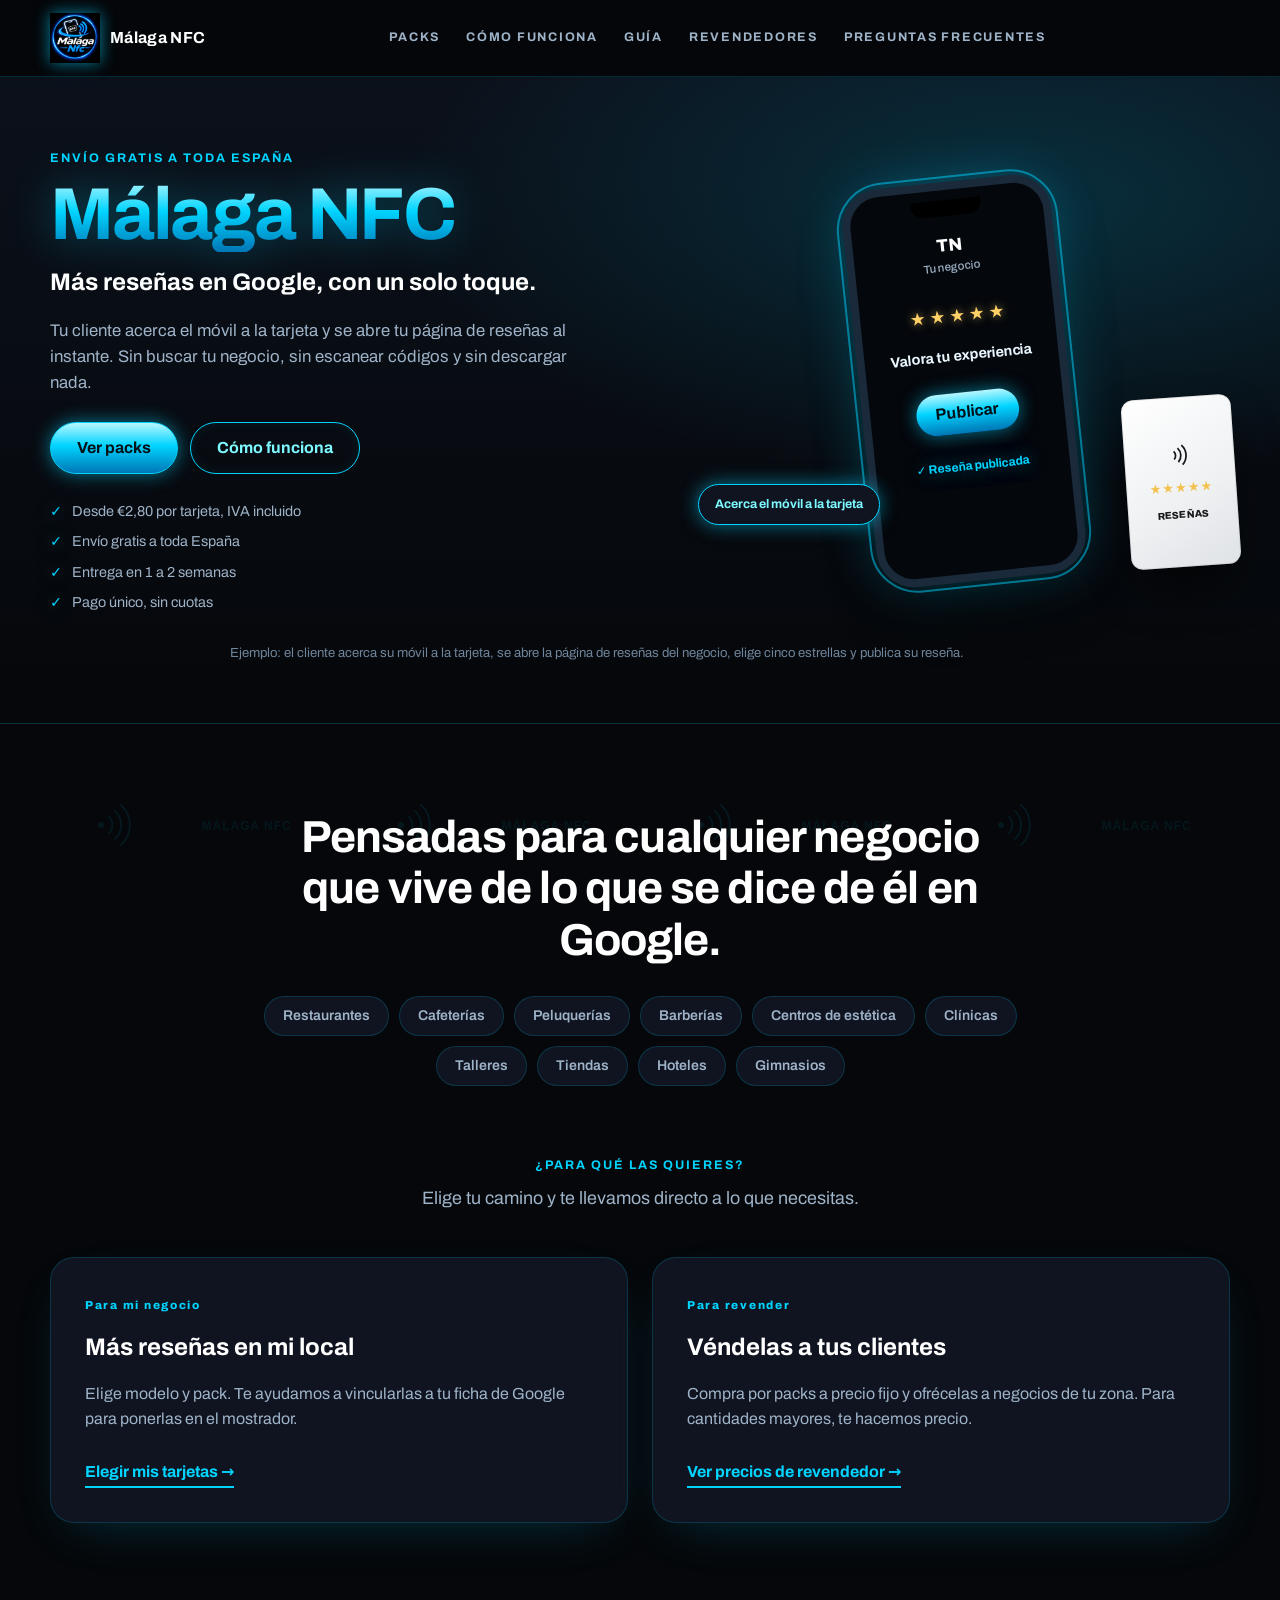
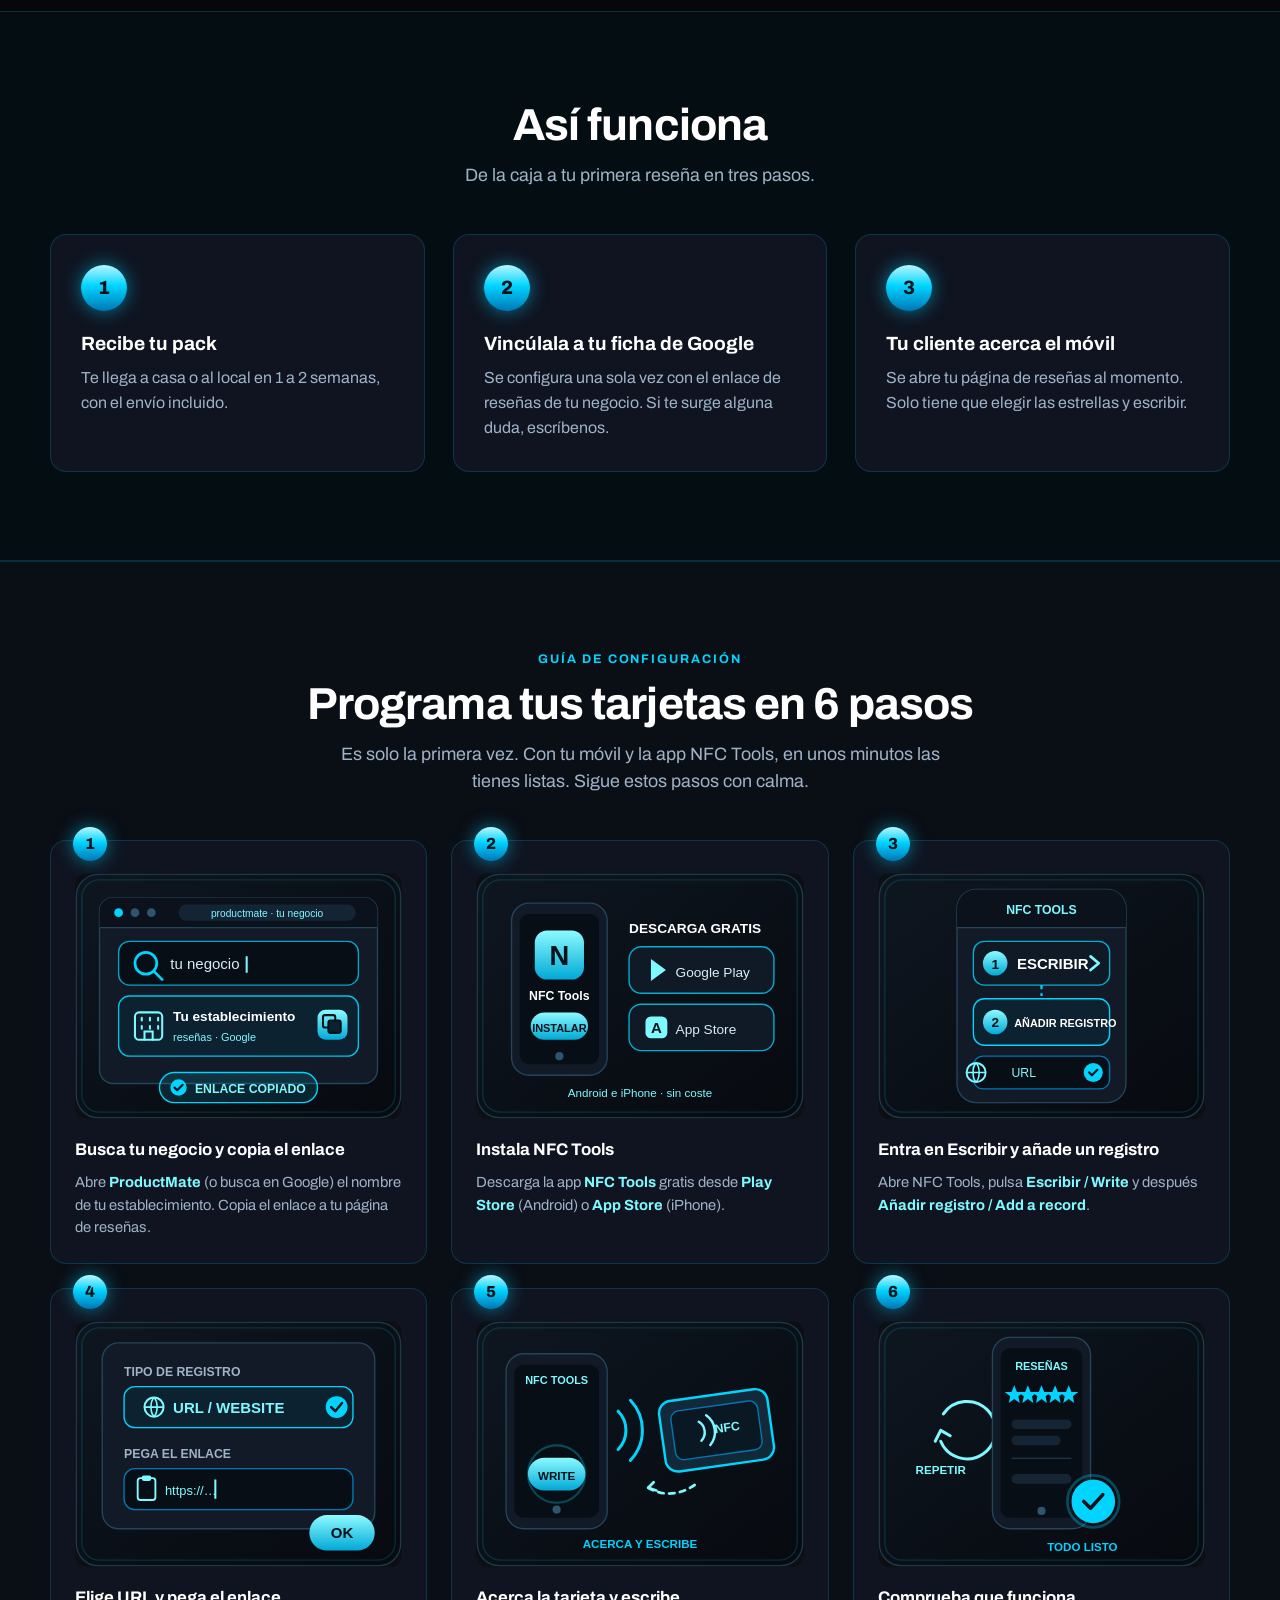
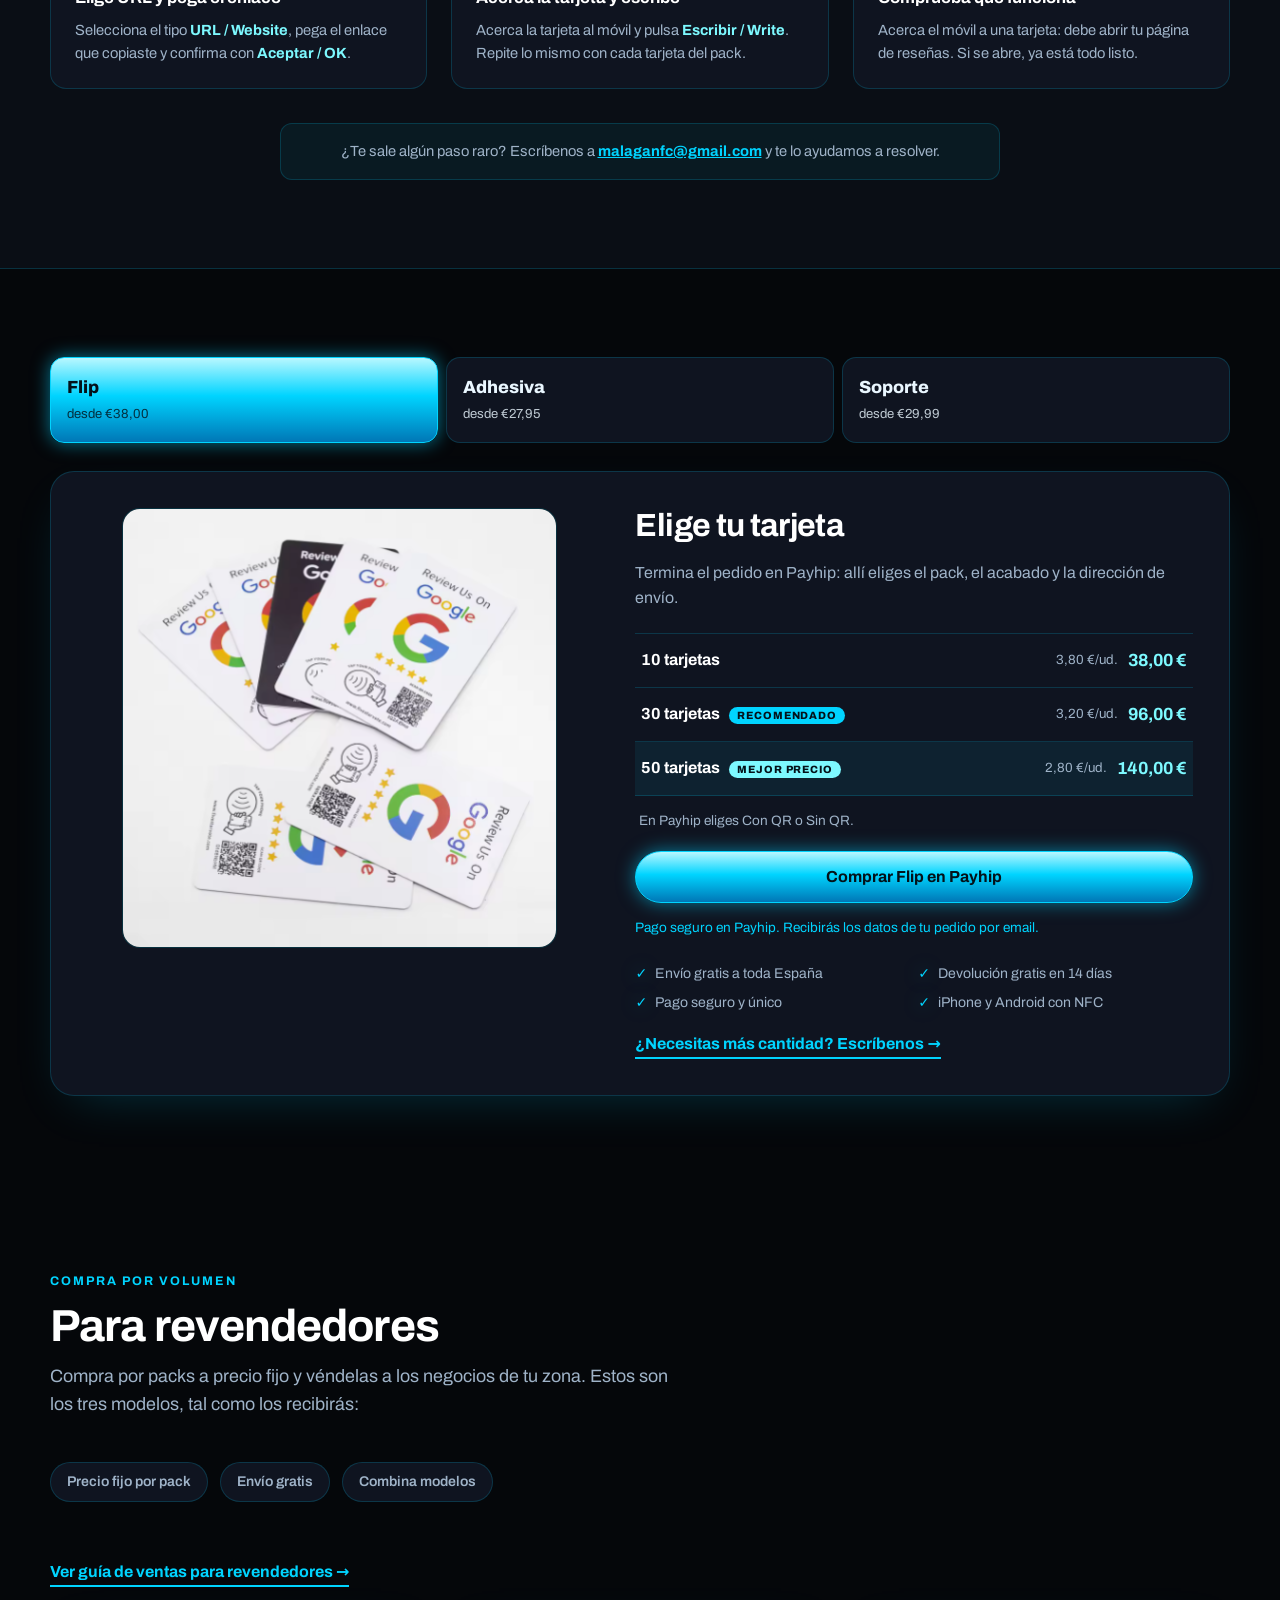
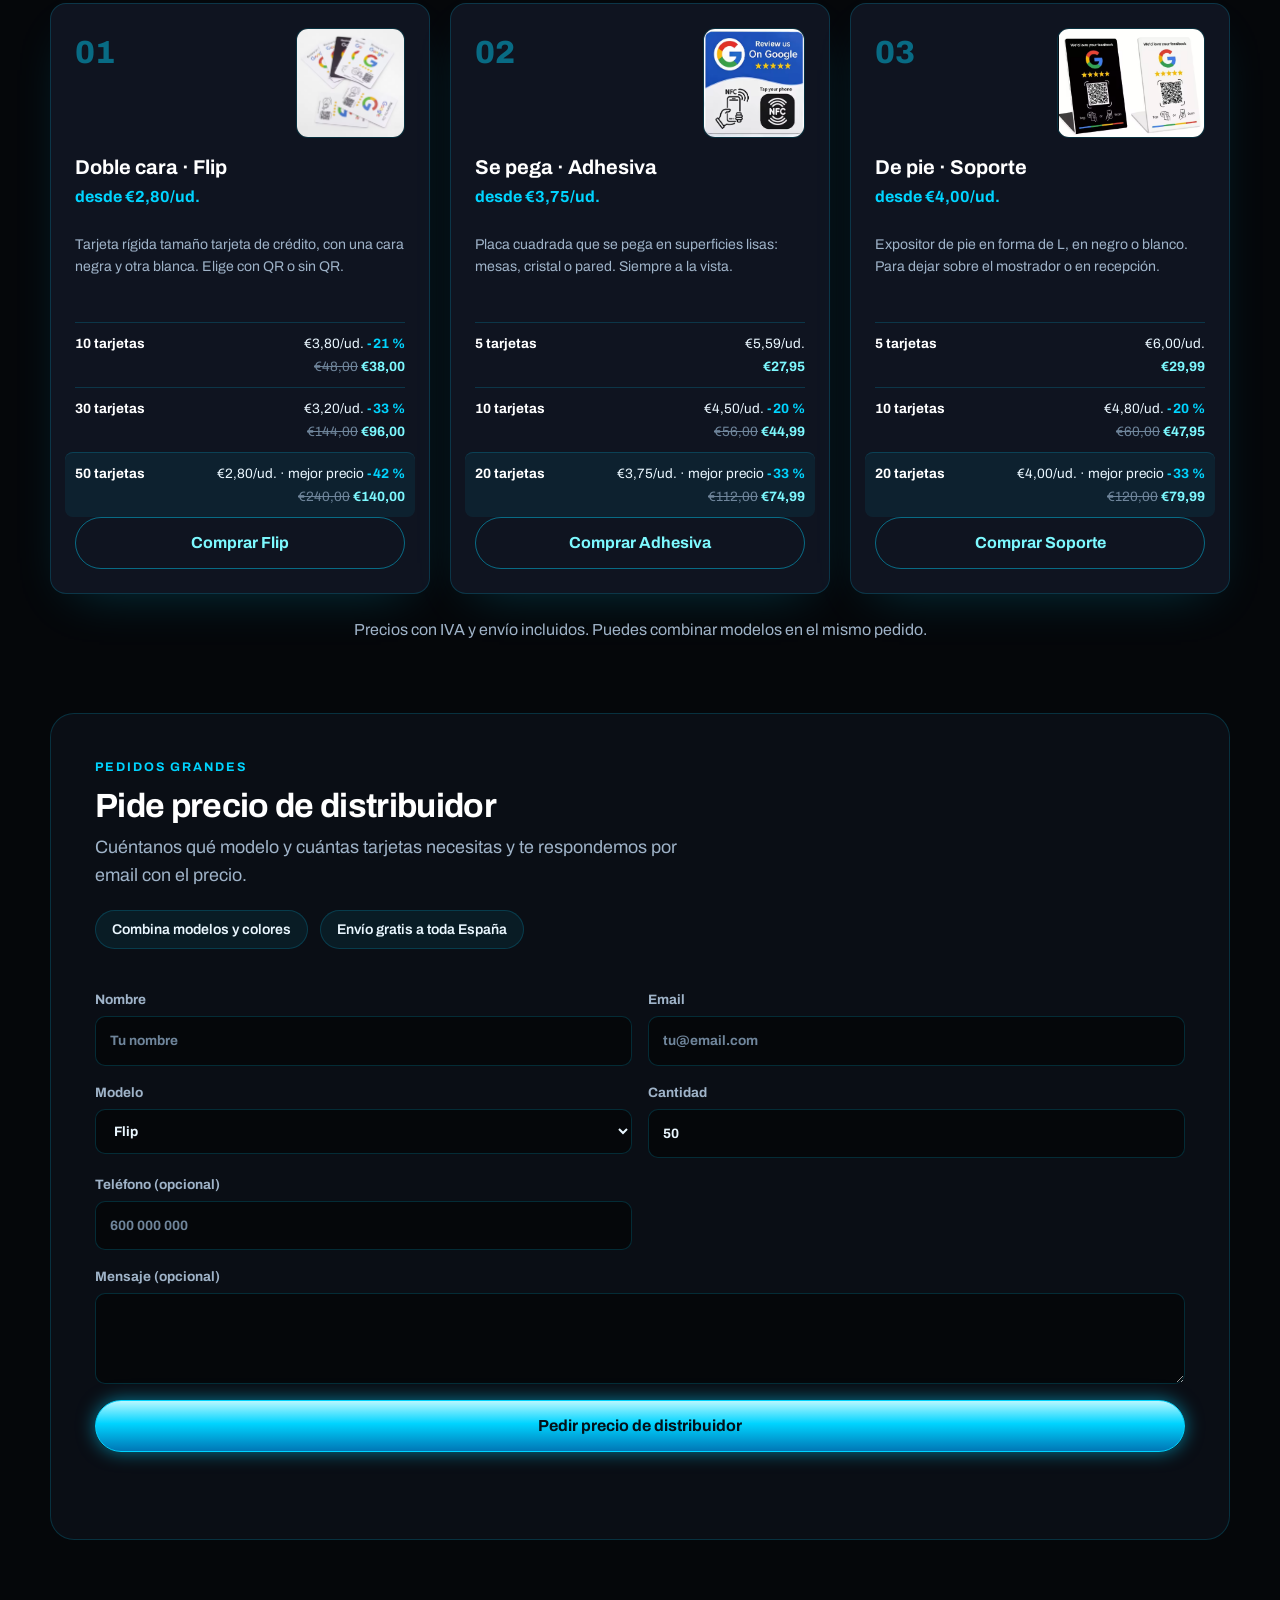
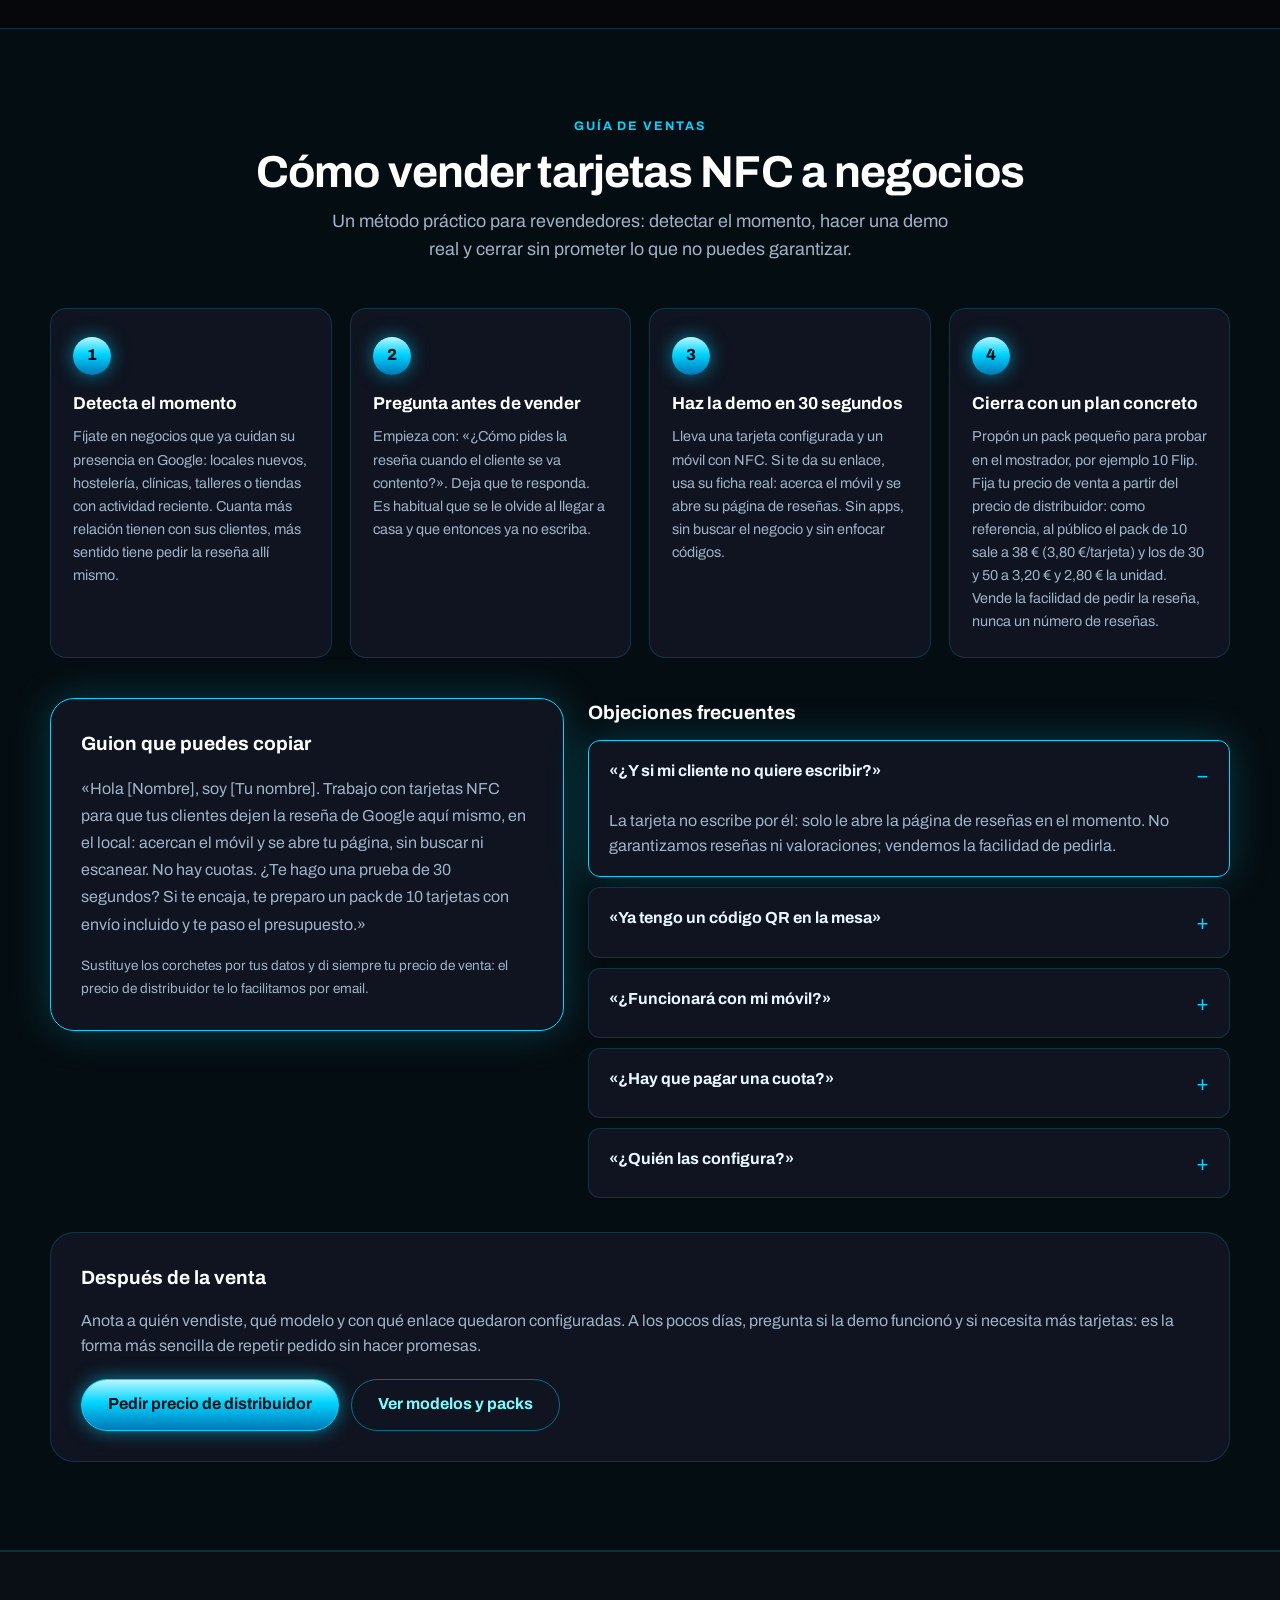
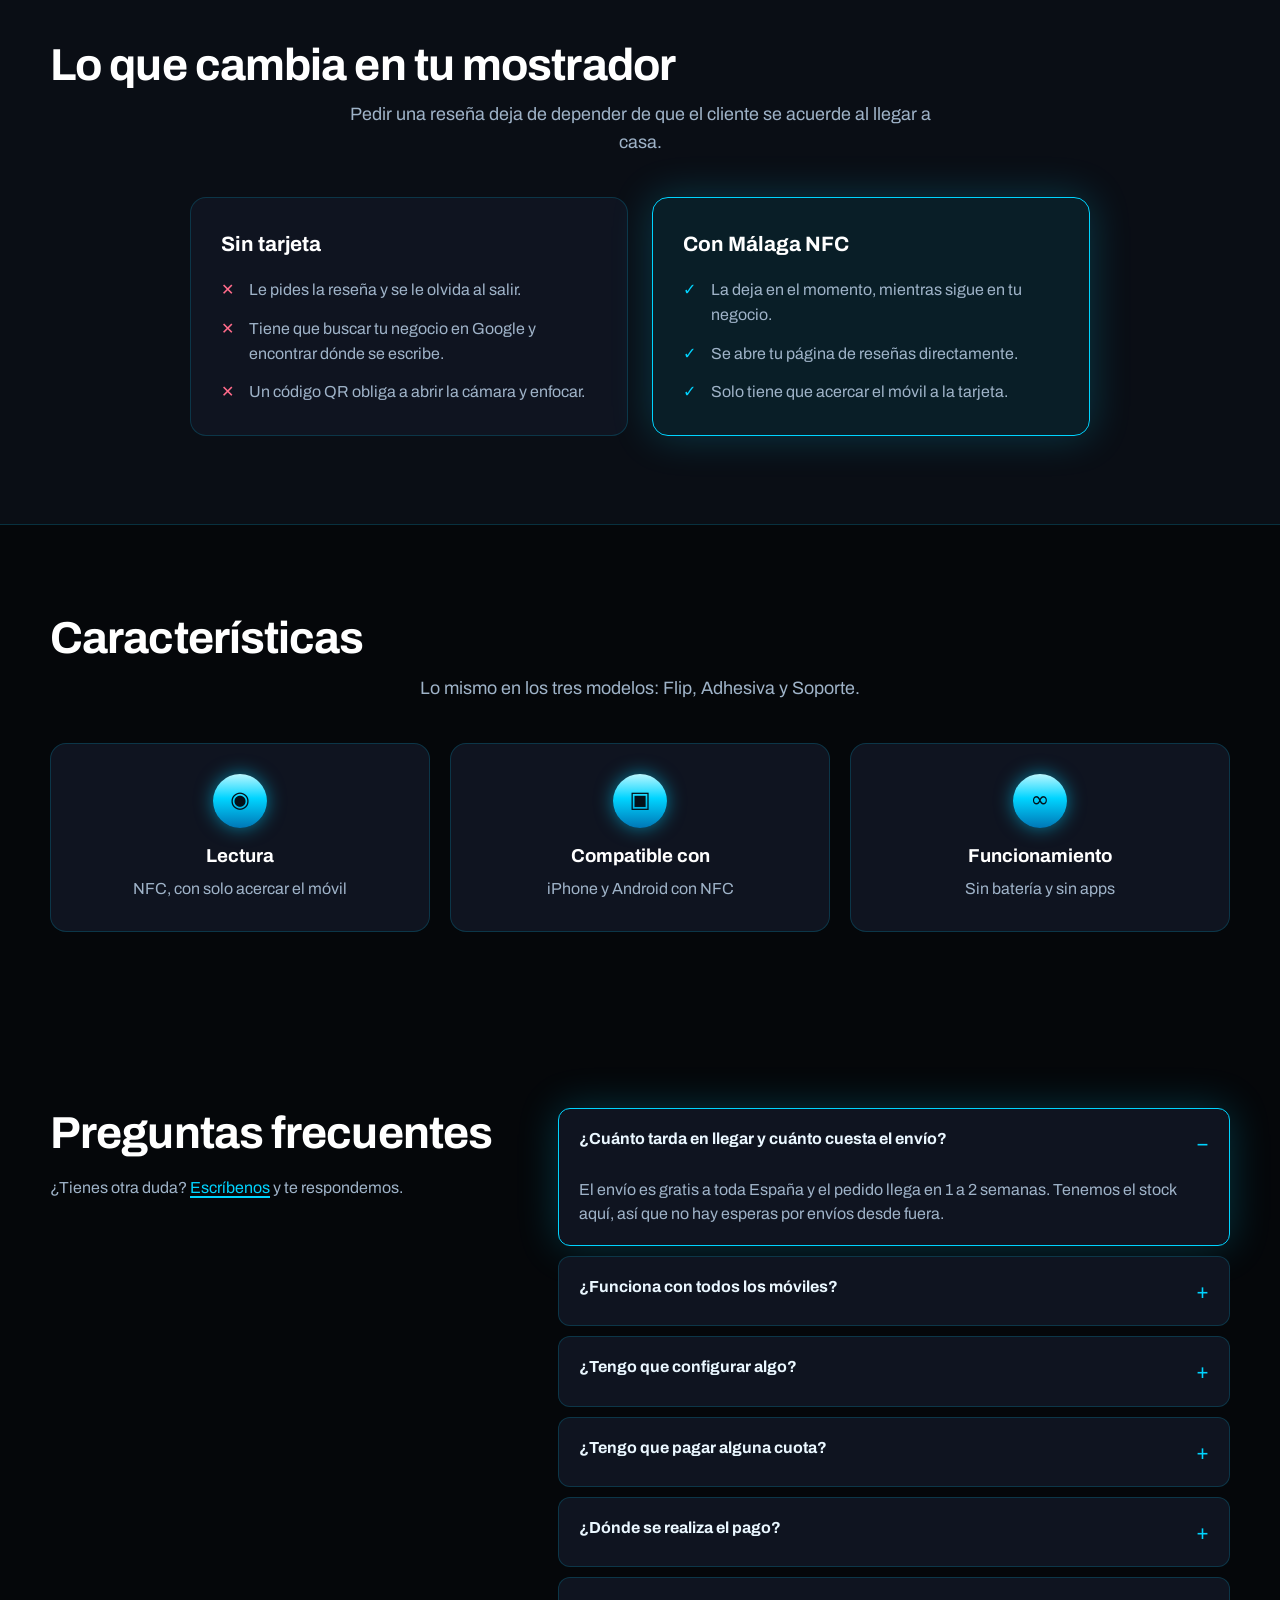
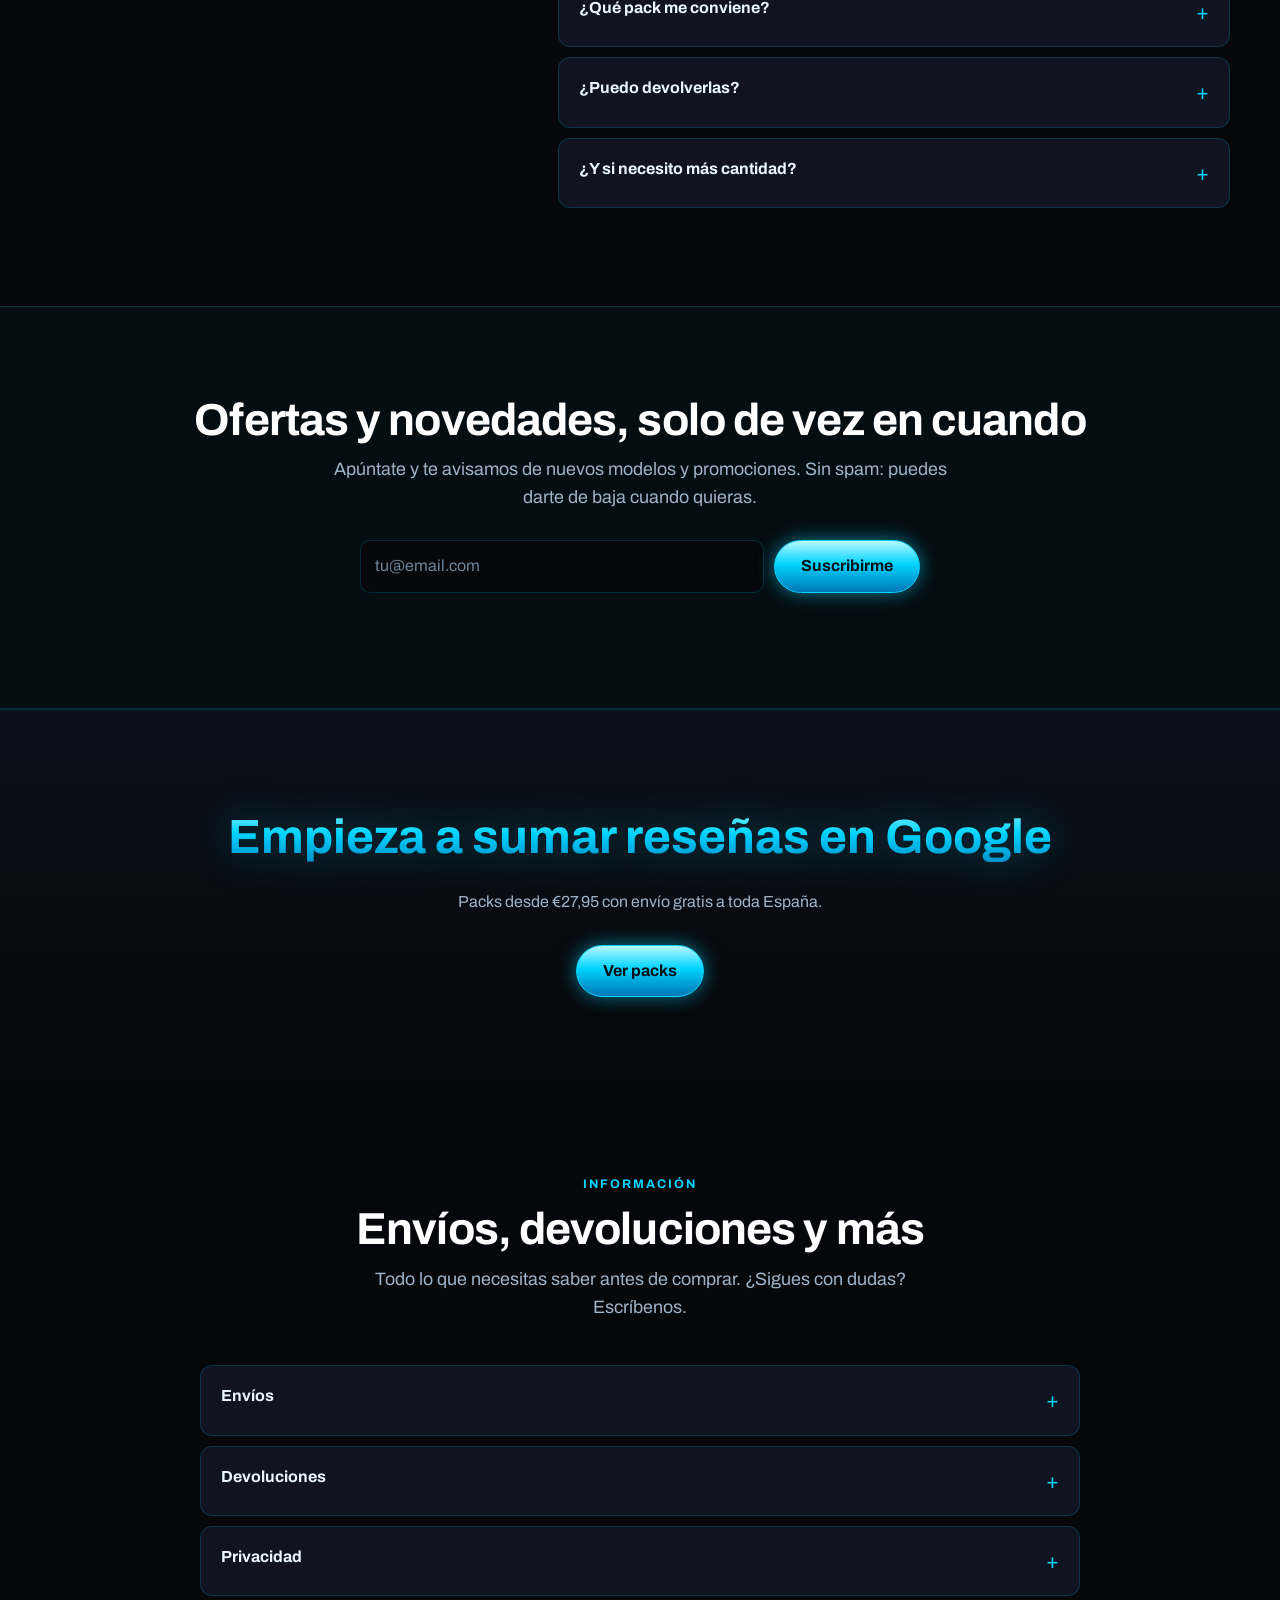
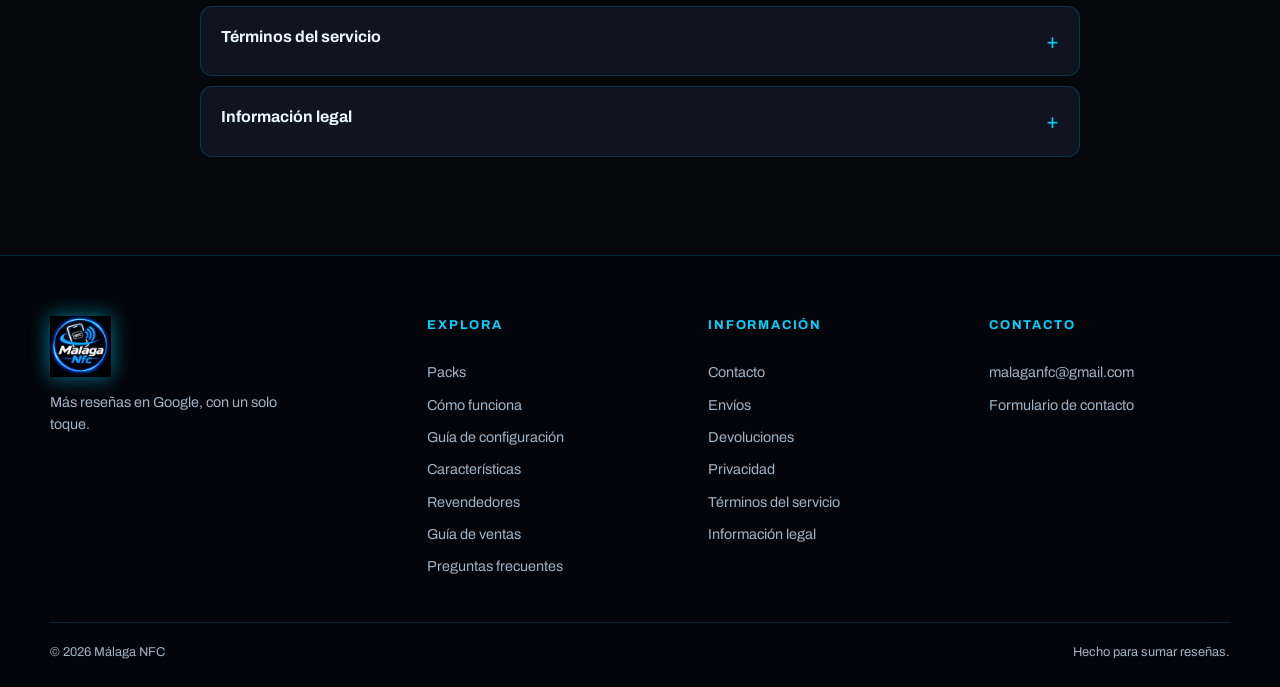
<file: index.html>
<!doctype html>
<html lang="es">
<head>
  <meta charset="utf-8">
  <meta name="viewport" content="width=device-width,initial-scale=1">
  <meta name="theme-color" content="#0b0c0e">
  <title>Málaga NFC | Tarjetas NFC para reseñas de Google</title>
  <meta name="description" content="Tarjetas NFC para conseguir más reseñas en Google: tu cliente acerca el móvil y deja su reseña al instante. Envío gratis a toda España en 1 a 2 semanas.">
  <link rel="icon" href="assets/logo-neon.png">
  <link rel="stylesheet" href="styles.css?v=19">
</head>
<body>
  <a class="skip" href="#main">Ir directamente al contenido</a>

  <!-- ================= HEADER ================= -->
  <header class="site-header" id="siteHeader">
    <div class="header-inner wrap">
      <a class="brand" href="#top" aria-label="Málaga NFC, ir al inicio">
        <img src="assets/logo-neon.png" alt="Málaga NFC" width="50" height="50">
        <span>Málaga NFC</span>
      </a>
      <nav class="nav-desktop" aria-label="Navegación principal">
        <a href="#packs">Packs</a>
        <a href="#como-funciona">Cómo funciona</a>
        <a href="#configuracion">Guía</a>
        <a href="#revendedores">Revendedores</a>
        <a href="#faq">Preguntas frecuentes</a>
      </nav>
      <div class="header-actions">
        <button class="menu-toggle" id="menuToggle" aria-label="Abrir menú" aria-expanded="false">
          <svg viewBox="0 0 24 24" width="24" height="24" fill="none" stroke="currentColor" stroke-width="1.8"><path d="M3 6h18M3 12h18M3 18h18"/></svg>
        </button>
      </div>
    </div>
  </header>

  <!-- ================= MOBILE DRAWER ================= -->
  <div class="drawer-backdrop" id="drawerBackdrop" hidden></div>
  <aside class="drawer" id="drawer" aria-hidden="true">
    <div class="drawer-head">
      <span>Menú</span>
      <button class="icon-btn" id="drawerClose" aria-label="Cerrar menú">✕</button>
    </div>
    <nav aria-label="Navegación móvil">
      <a href="#packs">Packs</a>
      <a href="#como-funciona">Cómo funciona</a>
      <a href="#configuracion">Guía</a>
      <a href="#revendedores">Revendedores</a>
      <a href="#faq">Preguntas frecuentes</a>
    </nav>
    <div class="drawer-foot">
      <a href="#distribuidor">Contacto</a>
      <a href="#envios">Envíos</a>
      <a href="#devoluciones">Devoluciones</a>
      <a href="#privacidad">Privacidad</a>
    </div>
  </aside>

  <main id="main">
    <!-- ================= HERO ================= -->
    <section class="hero" id="top">
      <div class="wrap hero-grid">
        <div class="hero-copy">
          <p class="eyebrow">Envío gratis a toda España</p>
          <h1>Málaga NFC</h1>
          <p class="hero-lead">Más reseñas en Google, con un solo toque.</p>
          <p class="hero-text">Tu cliente acerca el móvil a la tarjeta y se abre tu página de reseñas al instante. Sin buscar tu negocio, sin escanear códigos y sin descargar nada.</p>
          <div class="hero-buttons">
            <a class="btn btn-primary" href="#packs">Ver packs</a>
            <a class="btn btn-line" href="#como-funciona">Cómo funciona</a>
          </div>
          <ul class="hero-perks">
            <li>Desde €2,80 por tarjeta, IVA incluido</li>
            <li>Envío gratis a toda España</li>
            <li>Entrega en 1 a 2 semanas</li>
            <li>Pago único, sin cuotas</li>
          </ul>
        </div>
        <div class="hero-visual">
          <div class="phone">
            <div class="phone-notch"></div>
            <div class="phone-screen">
              <div class="demo-top">TN <span>Tu negocio</span></div>
              <div class="demo-stars">★ ★ ★ ★ ★</div>
              <p class="demo-title">Valora tu experiencia</p>
              <button class="demo-publish" type="button">Publicar</button>
              <p class="demo-ok">✓ Reseña publicada</p>
            </div>
            <div class="tap-ring" aria-hidden="true"></div>
          </div>
          <div class="hero-drawing" aria-hidden="true">
            <svg class="hd-icon" viewBox="0 0 24 24" fill="none" stroke="currentColor" stroke-width="1.5"><path d="M7.5 8.5a5 5 0 0 1 0 7"/><path d="M11 6a8.6 8.6 0 0 1 0 12"/><path d="M14.5 3.6a12 12 0 0 1 0 16.8"/></svg>
            <div class="hd-stars">★★★★★</div>
            <span class="hd-label">Reseñas</span>
          </div>
          <span class="hero-badge">Acerca el móvil a la tarjeta</span>
        </div>
      </div>
      <p class="hero-caption wrap">Ejemplo: el cliente acerca su móvil a la tarjeta, se abre la página de reseñas del negocio, elige cinco estrellas y publica su reseña.</p>
    </section>

    <!-- ================= AUDIENCE ================= -->
    <section class="section audience" id="audiencia">
      <div class="wrap">
        <h2 class="center">Pensadas para cualquier negocio que vive de lo que se dice de él en Google.</h2>
        <div class="tags">
          <span>Restaurantes</span><span>Cafeterías</span><span>Peluquerías</span><span>Barberías</span>
          <span>Centros de estética</span><span>Clínicas</span><span>Talleres</span><span>Tiendas</span>
          <span>Hoteles</span><span>Gimnasios</span>
        </div>
        <div class="section-head">
          <p class="eyebrow dark">¿Para qué las quieres?</p>
          <p class="lead">Elige tu camino y te llevamos directo a lo que necesitas.</p>
        </div>
        <div class="path-grid">
          <a class="path-card" href="#packs">
            <span class="path-label">Para mi negocio</span>
            <h3>Más reseñas en mi local</h3>
            <p>Elige modelo y pack. Te ayudamos a vincularlas a tu ficha de Google para ponerlas en el mostrador.</p>
            <span class="path-cta">Elegir mis tarjetas →</span>
          </a>
          <a class="path-card" href="#revendedores">
            <span class="path-label">Para revender</span>
            <h3>Véndelas a tus clientes</h3>
            <p>Compra por packs a precio fijo y ofrécelas a negocios de tu zona. Para cantidades mayores, te hacemos precio.</p>
            <span class="path-cta">Ver precios de revendedor →</span>
          </a>
        </div>
      </div>
    </section>

    <!-- ================= HOW IT WORKS ================= -->
    <section class="section how" id="como-funciona">
      <div class="wrap">
        <div class="section-head">
          <h2>Así funciona</h2>
          <p class="lead">De la caja a tu primera reseña en tres pasos.</p>
        </div>
        <ol class="steps">
          <li><span class="step-num">1</span><h3>Recibe tu pack</h3><p>Te llega a casa o al local en 1 a 2 semanas, con el envío incluido.</p></li>
          <li><span class="step-num">2</span><h3>Vincúlala a tu ficha de Google</h3><p>Se configura una sola vez con el enlace de reseñas de tu negocio. Si te surge alguna duda, escríbenos.</p></li>
          <li><span class="step-num">3</span><h3>Tu cliente acerca el móvil</h3><p>Se abre tu página de reseñas al momento. Solo tiene que elegir las estrellas y escribir.</p></li>
        </ol>
      </div>
    </section>

    <!-- ================= GUÍA DE CONFIGURACIÓN ================= -->
    <section class="section guia" id="configuracion">
      <div class="wrap">
        <div class="section-head">
          <p class="eyebrow">Guía de configuración</p>
          <h2>Programa tus tarjetas en 6 pasos</h2>
          <p class="lead">Es solo la primera vez. Con tu móvil y la app NFC Tools, en unos minutos las tienes listas. Sigue estos pasos con calma.</p>
        </div>
        <ol class="guia-grid">
          <li class="guia-step">
            <div class="guia-number">1</div>
            <img src="assets/guia-1.svg?v=16" alt="Buscar el establecimiento en ProductMate o Google y copiar el enlace">
            <h3>Busca tu negocio y copia el enlace</h3>
            <p>Abre <strong>ProductMate</strong> (o busca en Google) el nombre de tu establecimiento. Copia el enlace a tu página de reseñas.</p>
          </li>
          <li class="guia-step">
            <div class="guia-number">2</div>
            <img src="assets/guia-2.svg?v=16" alt="Instalar la app NFC Tools desde Play Store o App Store">
            <h3>Instala NFC Tools</h3>
            <p>Descarga la app <strong>NFC Tools</strong> gratis desde <strong>Play Store</strong> (Android) o <strong>App Store</strong> (iPhone).</p>
          </li>
          <li class="guia-step">
            <div class="guia-number">3</div>
            <img src="assets/guia-3.svg?v=16" alt="Abrir Escribir y añadir registro en NFC Tools">
            <h3>Entra en Escribir y añade un registro</h3>
            <p>Abre NFC Tools, pulsa <strong>Escribir / Write</strong> y después <strong>Añadir registro / Add a record</strong>.</p>
          </li>
          <li class="guia-step">
            <div class="guia-number">4</div>
            <img src="assets/guia-4.svg?v=16" alt="Elegir el tipo URL y pegar el enlace copiado">
            <h3>Elige URL y pega el enlace</h3>
            <p>Selecciona el tipo <strong>URL / Website</strong>, pega el enlace que copiaste y confirma con <strong>Aceptar / OK</strong>.</p>
          </li>
          <li class="guia-step">
            <div class="guia-number">5</div>
            <img src="assets/guia-5.svg?v=16" alt="Acercar la tarjeta al móvil y pulsar Escribir">
            <h3>Acerca la tarjeta y escribe</h3>
            <p>Acerca la tarjeta al móvil y pulsa <strong>Escribir / Write</strong>. Repite lo mismo con cada tarjeta del pack.</p>
          </li>
          <li class="guia-step">
            <div class="guia-number">6</div>
            <img src="assets/guia-6.svg?v=16" alt="Comprobar que la tarjeta abre la página de reseñas">
            <h3>Comprueba que funciona</h3>
            <p>Acerca el móvil a una tarjeta: debe abrir tu página de reseñas. Si se abre, ya está todo listo.</p>
          </li>
        </ol>
        <p class="guia-tip">¿Te sale algún paso raro? Escríbenos a <a href="mailto:malaganfc@gmail.com">malaganfc@gmail.com</a> y te lo ayudamos a resolver.</p>
      </div>
    </section>

    <!-- ================= PACK BUILDER ================= -->
    <section class="section packs" id="packs">
      <div class="wrap">
        <div class="tabs" id="productTabs" role="tablist" aria-label="Modelo de tarjeta">
          <button role="tab" class="active" data-model="flip" aria-selected="true"><span>Flip</span><small>desde €38,00</small></button>
          <button role="tab" data-model="adhesiva" aria-selected="false"><span>Adhesiva</span><small>desde €27,95</small></button>
          <button role="tab" data-model="soporte" aria-selected="false"><span>Soporte</span><small>desde €29,99</small></button>
        </div>
        <div class="builder">
          <div class="builder-media">
            <div class="media-frame" id="mediaFrame">
              <img id="mainProductImg" src="assets/flip-nueva.png" alt="Tarjeta NFC Flip">
            </div>
            <div class="thumbs" id="thumbs"></div>
          </div>
          <div class="builder-info">
            <h2>Elige tu tarjeta</h2>
            <p class="muted">Termina el pedido en Payhip: allí eliges el pack, el acabado y la dirección de envío.</p>
            <div class="price-info" id="priceInfo"></div>
            <div class="buy-row">
              <a class="btn btn-primary btn-buy" id="buyBtn" href="https://payhip.com/b/JGma0" target="_blank" rel="noopener noreferrer">Comprar Flip en Payhip</a>
            </div>
            <p class="muted small payhip-note">Pago seguro en Payhip. Recibirás los datos de tu pedido por email.</p>
            <ul class="trust">
              <li>Envío gratis a toda España</li><li>Devolución gratis en 14 días</li>
              <li>Pago seguro y único</li><li>iPhone y Android con NFC</li>
            </ul>
            <a class="bulk-link" href="#distribuidor">¿Necesitas más cantidad? Escríbenos →</a>
          </div>
        </div>
      </div>
    </section>

    <!-- ================= RESELLERS ================= -->
    <section class="section resellers" id="revendedores">
      <div class="wrap">
        <div class="section-head left">
          <p class="eyebrow dark">Compra por volumen</p>
          <h2>Para revendedores</h2>
          <p class="lead">Compra por packs a precio fijo y véndelas a los negocios de tu zona. Estos son los tres modelos, tal como los recibirás:</p>
        </div>
        <ul class="feature-list">
          <li>Precio fijo por pack</li><li>Envío gratis</li><li>Combina modelos</li>
        </ul>
        <p><a class="bulk-link" href="#guia-ventas">Ver guía de ventas para revendedores →</a></p>

        <div class="reseller-grid">
          <article class="reseller-card">
            <div class="reseller-top"><span>01</span><div class="reseller-frame" style="aspect-ratio: 432 / 437"><img src="assets/flip-nueva.png" alt="Flip"></div></div>
            <h3>Doble cara · Flip</h3><p class="unit">desde €2,80/ud.</p>
            <p class="desc">Tarjeta rígida tamaño tarjeta de crédito, con una cara negra y otra blanca. Elige con QR o sin QR.</p>
            <div class="price-row"><span>10 tarjetas</span><span>€3,80/ud. <em>-21 %</em></span><strong><s>€48,00</s> €38,00</strong></div>
            <div class="price-row"><span>30 tarjetas</span><span>€3,20/ud. <em>-33 %</em></span><strong><s>€144,00</s> €96,00</strong></div>
            <div class="price-row best"><span>50 tarjetas</span><span>€2,80/ud. · mejor precio <em>-42 %</em></span><strong><s>€240,00</s> €140,00</strong></div>
            <a class="btn btn-outline" href="https://payhip.com/b/JGma0" target="_blank" rel="noopener noreferrer">Comprar Flip</a>
          </article>
          <article class="reseller-card">
            <div class="reseller-top"><span>02</span><div class="reseller-frame" style="aspect-ratio: 271 / 292"><img src="assets/adhesiva-nueva.png" alt="Adhesiva"></div></div>
            <h3>Se pega · Adhesiva</h3><p class="unit">desde €3,75/ud.</p>
            <p class="desc">Placa cuadrada que se pega en superficies lisas: mesas, cristal o pared. Siempre a la vista.</p>
            <div class="price-row"><span>5 tarjetas</span><span>€5,59/ud.</span><strong>€27,95</strong></div>
            <div class="price-row"><span>10 tarjetas</span><span>€4,50/ud. <em>-20 %</em></span><strong><s>€56,00</s> €44,99</strong></div>
            <div class="price-row best"><span>20 tarjetas</span><span>€3,75/ud. · mejor precio <em>-33 %</em></span><strong><s>€112,00</s> €74,99</strong></div>
            <a class="btn btn-outline" href="https://payhip.com/b/2YSR7" target="_blank" rel="noopener noreferrer">Comprar Adhesiva</a>
          </article>
          <article class="reseller-card">
            <div class="reseller-top"><span>03</span><div class="reseller-frame" style="aspect-ratio: 456 / 340"><img src="assets/stand-nueva.png" alt="Soporte"></div></div>
            <h3>De pie · Soporte</h3><p class="unit">desde €4,00/ud.</p>
            <p class="desc">Expositor de pie en forma de L, en negro o blanco. Para dejar sobre el mostrador o en recepción.</p>
            <div class="price-row"><span>5 tarjetas</span><span>€6,00/ud.</span><strong>€29,99</strong></div>
            <div class="price-row"><span>10 tarjetas</span><span>€4,80/ud. <em>-20 %</em></span><strong><s>€60,00</s> €47,95</strong></div>
            <div class="price-row best"><span>20 tarjetas</span><span>€4,00/ud. · mejor precio <em>-33 %</em></span><strong><s>€120,00</s> €79,99</strong></div>
            <a class="btn btn-outline" href="https://payhip.com/b/JH831" target="_blank" rel="noopener noreferrer">Comprar Soporte</a>
          </article>
        </div>
        <p class="center muted">Precios con IVA y envío incluidos. Puedes combinar modelos en el mismo pedido.</p>

        <!-- distributor form -->
        <div class="distributor" id="distribuidor">
          <p class="eyebrow dark">Pedidos grandes</p>
          <h2>Pide precio de distribuidor</h2>
          <p class="lead">Cuéntanos qué modelo y cuántas tarjetas necesitas y te respondemos por email con el precio.</p>
          <ul class="feature-list"><li>Combina modelos y colores</li><li>Envío gratis a toda España</li></ul>
          <form id="distributorForm" class="form-grid" action="https://sendm8.com/f/malaganfc@gmail.com" method="POST">
            <input type="hidden" name="_subject" value="Solicitud de distribuidor — Málaga NFC">
            <label>Nombre<input name="nombre" required placeholder="Tu nombre"></label>
            <label>Email<input name="email" type="email" required placeholder="tu@email.com"></label>
            <label>Modelo<select name="modelo"><option>Flip</option><option>Adhesiva</option><option>Soporte negro</option><option>Soporte blanco</option><option>Varios</option></select></label>
            <label>Cantidad<input name="cantidad" type="number" min="21" value="50" required></label>
            <label>Teléfono (opcional)<input name="telefono" type="tel" placeholder="600 000 000"></label>
            <label class="full">Mensaje (opcional)<textarea name="mensaje" rows="3"></textarea></label>
            <button class="btn btn-primary full" type="submit">Pedir precio de distribuidor</button>
            <p class="form-msg full" id="distributorMsg" role="status"></p>
          </form>
        </div>
      </div>
    </section>

    <!-- ================= GUÍA DE VENTAS ================= -->
    <section class="section sales-guide" id="guia-ventas">
      <div class="wrap">
        <div class="section-head">
          <p class="eyebrow dark">Guía de ventas</p>
          <h2>Cómo vender tarjetas NFC a negocios</h2>
          <p class="lead">Un método práctico para revendedores: detectar el momento, hacer una demo real y cerrar sin prometer lo que no puedes garantizar.</p>
        </div>

        <ol class="sales-grid">
          <li class="sales-step">
            <span class="step-num">1</span>
            <h3>Detecta el momento</h3>
            <p>Fíjate en negocios que ya cuidan su presencia en Google: locales nuevos, hostelería, clínicas, talleres o tiendas con actividad reciente. Cuanta más relación tienen con sus clientes, más sentido tiene pedir la reseña allí mismo.</p>
          </li>
          <li class="sales-step">
            <span class="step-num">2</span>
            <h3>Pregunta antes de vender</h3>
            <p>Empieza con: «¿Cómo pides la reseña cuando el cliente se va contento?». Deja que te responda. Es habitual que se le olvide al llegar a casa y que entonces ya no escriba.</p>
          </li>
          <li class="sales-step">
            <span class="step-num">3</span>
            <h3>Haz la demo en 30 segundos</h3>
            <p>Lleva una tarjeta configurada y un móvil con NFC. Si te da su enlace, usa su ficha real: acerca el móvil y se abre su página de reseñas. Sin apps, sin buscar el negocio y sin enfocar códigos.</p>
          </li>
          <li class="sales-step">
            <span class="step-num">4</span>
            <h3>Cierra con un plan concreto</h3>
            <p>Propón un pack pequeño para probar en el mostrador, por ejemplo 10 Flip. Fija tu precio de venta a partir del precio de distribuidor: como referencia, al público el pack de 10 sale a 38 € (3,80 €/tarjeta) y los de 30 y 50 a 3,20 € y 2,80 € la unidad. Vende la facilidad de pedir la reseña, nunca un número de reseñas.</p>
          </li>
        </ol>

        <div class="sales-lower">
          <div class="sales-script">
            <h3>Guion que puedes copiar</h3>
            <p>«Hola [Nombre], soy [Tu nombre]. Trabajo con tarjetas NFC para que tus clientes dejen la reseña de Google aquí mismo, en el local: acercan el móvil y se abre tu página, sin buscar ni escanear. No hay cuotas. ¿Te hago una prueba de 30 segundos? Si te encaja, te preparo un pack de 10 tarjetas con envío incluido y te paso el presupuesto.»</p>
            <p class="muted">Sustituye los corchetes por tus datos y di siempre tu precio de venta: el precio de distribuidor te lo facilitamos por email.</p>
          </div>
          <div class="accordion sales-objections">
            <h3>Objeciones frecuentes</h3>
            <details open><summary>«¿Y si mi cliente no quiere escribir?»</summary><p>La tarjeta no escribe por él: solo le abre la página de reseñas en el momento. No garantizamos reseñas ni valoraciones; vendemos la facilidad de pedirla.</p></details>
            <details><summary>«Ya tengo un código QR en la mesa»</summary><p>Con QR hay que abrir la cámara y enfocar; con NFC basta con acercar el móvil. Pueden convivir: ofrece la tarjeta como la opción más rápida.</p></details>
            <details><summary>«¿Funcionará con mi móvil?»</summary><p>Necesita un móvil con NFC activado. Compruébalo durante la visita con el teléfono del propio cliente; si no lo tiene, este producto no es para él.</p></details>
            <details><summary>«¿Hay que pagar una cuota?»</summary><p>No. Es un pago único por las tarjetas, sin suscripciones ni cuotas mensuales.</p></details>
            <details><summary>«¿Quién las configura?»</summary><p>Solo se hace una vez, con el enlace a la ficha de Google. Están los pasos en la <a href="#configuracion">guía de configuración</a>. Si quieres hacerlo tú por él, acordad antes el precio de ese servicio.</p></details>
          </div>
        </div>

        <div class="sales-follow">
          <h3>Después de la venta</h3>
          <p>Anota a quién vendiste, qué modelo y con qué enlace quedaron configuradas. A los pocos días, pregunta si la demo funcionó y si necesita más tarjetas: es la forma más sencilla de repetir pedido sin hacer promesas.</p>
          <div class="sales-actions">
            <a class="btn btn-primary" href="#distribuidor">Pedir precio de distribuidor</a>
            <a class="btn btn-outline" href="#packs">Ver modelos y packs</a>
          </div>
        </div>
      </div>
    </section>

    <!-- ================= COMPARISON ================= -->
    <section class="section comparison" id="comparacion">
      <div class="wrap">
        <h2>Lo que cambia en tu mostrador</h2>
        <p class="lead center">Pedir una reseña deja de depender de que el cliente se acuerde al llegar a casa.</p>
        <div class="compare-grid">
          <div class="compare-col bad">
            <h3>Sin tarjeta</h3>
            <ul><li>Le pides la reseña y se le olvida al salir.</li><li>Tiene que buscar tu negocio en Google y encontrar dónde se escribe.</li><li>Un código QR obliga a abrir la cámara y enfocar.</li></ul>
          </div>
          <div class="compare-col good">
            <h3>Con Málaga NFC</h3>
            <ul><li>La deja en el momento, mientras sigue en tu negocio.</li><li>Se abre tu página de reseñas directamente.</li><li>Solo tiene que acercar el móvil a la tarjeta.</li></ul>
          </div>
        </div>
      </div>
    </section>

    <!-- ================= FEATURES ================= -->
    <section class="section features" id="caracteristicas">
      <div class="wrap">
        <h2>Características</h2>
        <p class="lead center">Lo mismo en los tres modelos: Flip, Adhesiva y Soporte.</p>
        <div class="feature-grid">
          <div><span class="feature-ico">◉</span><h3>Lectura</h3><p>NFC, con solo acercar el móvil</p></div>
          <div><span class="feature-ico">▣</span><h3>Compatible con</h3><p>iPhone y Android con NFC</p></div>
          <div><span class="feature-ico">∞</span><h3>Funcionamiento</h3><p>Sin batería y sin apps</p></div>
        </div>
      </div>
    </section>

    <!-- ================= FAQ ================= -->
    <section class="section faq" id="faq">
      <div class="wrap faq-grid">
        <div class="faq-intro">
          <h2>Preguntas frecuentes</h2>
          <p>¿Tienes otra duda? <a href="#distribuidor">Escríbenos</a> y te respondemos.</p>
        </div>
        <div class="accordion">
          <details open><summary>¿Cuánto tarda en llegar y cuánto cuesta el envío?</summary><p>El envío es gratis a toda España y el pedido llega en 1 a 2 semanas. Tenemos el stock aquí, así que no hay esperas por envíos desde fuera.</p></details>
          <details><summary>¿Funciona con todos los móviles?</summary><p>Funciona con cualquier iPhone y con móviles Android que tengan NFC activado, que hoy es la gran mayoría. No necesitas descargar ninguna app.</p></details>
          <details><summary>¿Tengo que configurar algo?</summary><p>Solo una vez: le asocias el enlace a tu ficha de Google. Después, ya están listas para usar. Tienes todos los pasos en la <a href="#configuracion">guía de configuración</a>.</p></details>
          <details><summary>¿Tengo que pagar alguna cuota?</summary><p>No. Es un pago único por las tarjetas. No hay suscripciones ni cuotas mensuales.</p></details>
          <details><summary>¿Dónde se realiza el pago?</summary><p>El pago se hace de forma segura en <a href="https://payhip.com/b/JGma0" target="_blank" rel="noopener noreferrer">Payhip</a>. Allí eliges el pack y el acabado, y recibes el detalle del pedido por email.</p></details>
          <details><summary>¿Qué pack me conviene?</summary><p>Cuantas más tarjetas pidas, más barata sale cada una. En Flip, el pack de 50 es el que mejor precio por unidad ofrece.</p></details>
          <details><summary>¿Puedo devolverlas?</summary><p>Sí. Tienes devolución gratis en 14 días, según nuestra <a href="#devoluciones">política de devoluciones</a>.</p></details>
          <details><summary>¿Y si necesito más cantidad?</summary><p><a href="#distribuidor">Escríbenos</a> y te hacemos un precio de distribuidor.</p></details>
        </div>
      </div>
    </section>

    <!-- ================= NEWSLETTER ================= -->
    <section class="section newsletter" id="newsletter">
      <div class="wrap">
        <h2>Ofertas y novedades, solo de vez en cuando</h2>
        <p class="lead center">Apúntate y te avisamos de nuevos modelos y promociones. Sin spam: puedes darte de baja cuando quieras.</p>
        <form id="newsForm" class="news-form" action="https://sendm8.com/f/malaganfc@gmail.com" method="POST">
          <input type="hidden" name="_subject" value="Nueva suscripción — Málaga NFC">
          <input type="email" id="newsEmail" name="email" placeholder="tu@email.com" aria-label="Tu email" required>
          <button class="btn btn-primary" type="submit">Suscribirme</button>
        </form>
        <p class="form-msg" id="newsMsg" role="status"></p>
      </div>
    </section>

    <!-- ================= CTA FINAL ================= -->
    <section class="cta-final">
      <div class="wrap">
        <h2>Empieza a sumar reseñas en Google</h2>
        <p>Packs desde €27,95 con envío gratis a toda España.</p>
        <a class="btn btn-primary" href="#packs">Ver packs</a>
      </div>
    </section>
  </main>

  <!-- ================= INFORMACIÓN LEGAL ================= -->
  <section class="section legal" id="info">
    <div class="wrap">
      <div class="section-head">
        <p class="eyebrow">Información</p>
        <h2>Envíos, devoluciones y más</h2>
        <p class="lead">Todo lo que necesitas saber antes de comprar. ¿Sigues con dudas? <a href="#distribuidor">Escríbenos</a>.</p>
      </div>
      <div class="accordion legal-accordion">
        <details id="envios">
          <summary>Envíos</summary>
          <p>El envío es gratis a toda España y el pedido llega en 1 a 2 semanas desde que se confirma el pago. Tenemos stock aquí, así que no hay esperas por envíos desde fuera. No añadimos gastos de envío al precio de los packs.</p>
          <ul>
            <li>La dirección de entrega se introduce en Payhip al finalizar la compra y es Payhip quien nos la remite una vez pagado.</li>
            <li>Recibirás un email de confirmación con el detalle de tu pedido.</li>
            <li>Si necesitas recogerlo en un punto concreto o hay alguna incidencia, escríbenos a <a href="mailto:malaganfc@gmail.com">malaganfc@gmail.com</a>.</li>
            <li>Por ahora solo enviamos dentro de España. Si estás fuera y te interesa, consúltanos antes de comprar.</li>
          </ul>
        </details>
        <details id="devoluciones">
          <summary>Devoluciones</summary>
          <p>Tienes 14 días naturales desde que recibes el pedido para devolverlo, sin coste. Solo necesitas avisarnos antes por email.</p>
          <ul>
            <li>Escríbenos a <a href="mailto:malaganfc@gmail.com">malaganfc@gmail.com</a> con tu nombre, el número de pedido y el motivo de la devolución.</li>
            <li>Las tarjetas deben estar sin usar y en su embalaje original.</li>
            <li>Una vez recibido el paquete y comprobado su estado, devolvemos el importe a través de Payhip en un plazo máximo de 14 días.</li>
            <li>Si llega dañado, incompleto o no es lo que esperabas, contáctanos y lo gestionamos sin coste para ti.</li>
          </ul>
        </details>
        <details id="privacidad">
          <summary>Privacidad</summary>
          <p>Solo recogemos los datos que nos facilitas: nombre, email y mensaje en los formularios de contacto, distribuidor y novedades; y, al comprar, los datos de entrega y del pedido que gestiona Payhip.</p>
          <ul>
            <li>Los formularios de este sitio se envían a través de FormSubmit y la compra se gestiona en Payhip. Cada uno trata sus datos según su propia política de privacidad.</li>
            <li>Usamos los datos para responderte, gestionar tu pedido y, si te has suscrito, avisarte de novedades. Puedes darte de baja cuando quieras.</li>
            <li>Conservamos los datos solo mientras sean necesarios para esas finalidades.</li>
            <li>No vendemos ni cedemos tus datos a terceros con fines publicitarios.</li>
            <li>Este sitio no instala cookies de seguimiento propias.</li>
            <li>Puedes pedir acceso, corrección o borrado de tus datos escribiendo a <a href="mailto:malaganfc@gmail.com">malaganfc@gmail.com</a>.</li>
          </ul>
        </details>
        <details id="terminos">
          <summary>Términos del servicio</summary>
          <p>La compra se formaliza en Payhip: allí eliges la variedad y la cantidad, introduces la dirección y realizas el pago. Solo recibirás la confirmación de pedido cuando el pago se haya completado.</p>
          <ul>
            <li>Los precios son los indicados para cada pack en este sitio y se muestran de nuevo en Payhip antes de pagar.</li>
            <li>Las tarjetas necesitan un móvil con NFC y asociarse a tu ficha de Google para funcionar. No garantizamos un número concreto de reseñas: dependen de tus clientes.</li>
            <li>Las guías y los contenidos de este sitio son orientativos y pueden actualizarse.</li>
            <li>Nos reservamos el derecho a modificar estos términos; la versión vigente será la publicada aquí.</li>
          </ul>
        </details>
        <details id="legal">
          <summary>Información legal</summary>
          <p>Málaga NFC es una tienda online de tarjetas NFC para conseguir más reseñas en Google. El titular del sitio es Málaga NFC y puedes contactar en <a href="mailto:malaganfc@gmail.com">malaganfc@gmail.com</a>.</p>
          <ul>
            <li>Para cualquier consulta sobre identificación fiscal o facturación, escríbenos antes de comprar y te facilitaremos los datos correspondientes.</li>
            <li>Los pedidos y los pagos se gestionan a través de Payhip.</li>
            <li>Google es una marca registrada de Google LLC. Málaga NFC no está afiliada a Google ni forma parte de ella.</li>
            <li>El contenido y los textos de este sitio no pueden reproducirse sin autorización.</li>
          </ul>
        </details>
      </div>
    </div>
  </section>

  <!-- ================= FOOTER ================= -->
  <footer class="site-footer">
    <div class="wrap footer-grid">
      <div class="footer-brand">
        <a href="#top"><img src="assets/logo-neon.png" alt="Málaga NFC" width="61" height="61"></a>
        <p>Más reseñas en Google, con un solo toque.</p>
      </div>
      <nav aria-label="Enlaces del sitio">
        <h3>Explora</h3>
        <a href="#packs">Packs</a><a href="#como-funciona">Cómo funciona</a><a href="#configuracion">Guía de configuración</a><a href="#caracteristicas">Características</a><a href="#revendedores">Revendedores</a><a href="#guia-ventas">Guía de ventas</a><a href="#faq">Preguntas frecuentes</a>
      </nav>
      <nav aria-label="Información">
        <h3>Información</h3>
        <a href="#distribuidor">Contacto</a><a href="#envios">Envíos</a><a href="#devoluciones">Devoluciones</a><a href="#privacidad">Privacidad</a><a href="#terminos">Términos del servicio</a><a href="#legal">Información legal</a>
      </nav>
      <div class="footer-contact">
        <h3>Contacto</h3>
        <a href="mailto:malaganfc@gmail.com">malaganfc@gmail.com</a>
        <a href="#distribuidor">Formulario de contacto</a>
      </div>
    </div>
    <div class="wrap footer-bottom"><span>© 2026 Málaga NFC</span><span>Hecho para sumar reseñas.</span></div>
  </footer>

  <div class="toast" id="toast" role="status" aria-live="polite"></div>
  <script src="script.js?v=20"></script>
</body>
</html>
</file>
<file: styles.css>
/* ============================================================
   Málaga NFC — recreación editable
   Paleta: NEGRO / BLANCO / AZUL NEÓN
   ============================================================ */
@font-face {
  font-family: "Archivo";
  src: url("assets/archivo-mnfc.woff2") format("woff2");
  font-display: swap;
}

:root {
  /* Paleta base */
  --black: #05070a;
  --black-2: #0a0e15;
  --panel: #0f1420;
  --panel-2: #131a29;
  --line: rgba(0, 212, 255, .18);
  --line-strong: rgba(0, 212, 255, .45);

  /* Azul neón */
  --neon: #00d4ff;
  --neon-bright: #7df9ff;
  --neon-deep: #0077b6;
  --glow: 0 0 18px rgba(0, 212, 255, .55);
  --glow-soft: 0 0 40px rgba(0, 212, 255, .22);

  /* Texto */
  --white: #ffffff;
  --ink: #eaf7ff;
  --muted-text: #9fb3c8;
  --muted-text-2: #6f859b;

  /* Degradados */
  --neon-grad: linear-gradient(180deg, #b8f7ff 0%, #00d4ff 45%, #0077b6 100%);
  --neon-chrome: linear-gradient(135deg, #e6fdff, #00d4ff 40%, #b8f7ff 58%, #0077b6);
  --dark-grad: linear-gradient(180deg, #0b111b, #05070a);

  --radius: 16px;
  --radius-lg: 24px;
  --wrap: 1180px;
  --shadow: 0 18px 50px -24px rgba(0, 212, 255, .25);
  --font: "Archivo", system-ui, -apple-system, "Segoe UI", Roboto, Helvetica, Arial, sans-serif;
}

* { box-sizing: border-box; }
html { scroll-behavior: smooth; scroll-padding-top: 90px; }

/* Fondo negro con patrón NFC teñido de azul neón */
body {
  margin: 0;
  font-family: var(--font);
  color: var(--ink);
  background-color: var(--black);
  line-height: 1.55;
  -webkit-font-smoothing: antialiased;
  position: relative;
}
body::before {
  content: "";
  position: fixed;
  inset: 0;
  z-index: -1;
  pointer-events: none;
  background: url("assets/mnfc-pattern-v5.svg") repeat 50% 0 / 300px 300px;
  opacity: .13;
  filter: invert(1) sepia(1) saturate(8) hue-rotate(155deg) brightness(1.4);
}

img { max-width: 100%; display: block; }
a { color: inherit; text-decoration: none; }
button, input, select, textarea { font: inherit; }
.sr-only { position: absolute; width: 1px; height: 1px; overflow: hidden; clip: rect(0 0 0 0); }
.skip { position: absolute; left: -9999px; top: 0; background: #fff; color: #000; z-index: 999; padding: 12px; }
.skip:focus { left: 12px; }
.wrap { width: min(var(--wrap), calc(100% - 40px)); margin-inline: auto; }
.center { text-align: center; }
.muted { color: var(--muted-text); }
.small { font-size: .85rem; }
.eyebrow { text-transform: uppercase; letter-spacing: .16em; font-size: .78rem; font-weight: 700; margin: 0 0 10px; color: var(--neon); }
.eyebrow.dark { color: var(--neon); }
.lead { font-size: 1.12rem; color: var(--muted-text); max-width: 620px; margin: 8px auto 0; }
.lead.center { margin-inline: auto; }

/* ---------- Botones ---------- */
.btn {
  display: inline-flex; align-items: center; justify-content: center; gap: 8px;
  min-height: 52px; padding: 0 26px; border-radius: 999px;
  border: 1px solid transparent; font-weight: 700; cursor: pointer;
  transition: transform .15s, background .2s, box-shadow .2s, border-color .2s; white-space: nowrap;
}
.btn:hover { transform: translateY(-2px); }
.btn:active { transform: translateY(0); }
.btn-primary { background: var(--neon-grad); color: #04121a; box-shadow: var(--glow); border-color: var(--neon); }
.btn-primary:hover { filter: brightness(1.12); box-shadow: 0 0 28px rgba(0,212,255,.8); }
.btn-line { background: transparent; color: var(--neon-bright); border-color: var(--neon); box-shadow: inset 0 0 12px rgba(0,212,255,.08); }
.btn-line:hover { background: rgba(0,212,255,.12); box-shadow: var(--glow-soft); }
.btn-outline { background: transparent; color: var(--neon-bright); border-color: var(--line-strong); }
.btn-outline:hover { border-color: var(--neon); background: rgba(0,212,255,.1); box-shadow: var(--glow-soft); }
.btn-sm { min-height: 42px; padding: 0 20px; font-size: .9rem; }
.btn-buy { flex: 2; }
.icon-btn { background: none; border: 0; cursor: pointer; color: inherit; font-size: 1.2rem; padding: 6px; }
.icon-btn:hover { color: var(--neon); }

/* ---------- Header ---------- */
.site-header { position: sticky; top: 0; z-index: 50; background: rgba(5,7,10,.92); backdrop-filter: blur(14px); border-bottom: 1px solid var(--line); transition: box-shadow .3s; }
.site-header.scrolled { box-shadow: 0 14px 34px -20px rgba(0,212,255,.45); }
.header-inner { height: 76px; display: flex; align-items: center; justify-content: space-between; gap: 20px; }
.brand { display: flex; align-items: center; gap: 10px; color: var(--white); font-weight: 700; letter-spacing: .02em; }
.brand img { width: 50px; height: 50px; object-fit: contain; filter: drop-shadow(0 0 8px rgba(0,212,255,.6)); }
.nav-desktop { display: flex; gap: 26px; }
.nav-desktop a {
  font-size: .78rem; font-weight: 700; letter-spacing: .14em; text-transform: uppercase;
  color: var(--muted-text); transition: color .2s, text-shadow .2s;
}
.nav-desktop a:hover { color: var(--neon); text-shadow: var(--glow); }
.header-actions { display: flex; align-items: center; gap: 10px; color: var(--ink); }
.menu-toggle { display: none; background: none; border: 0; color: var(--neon); cursor: pointer; }

/* ---------- Cajones (drawers) ---------- */
.drawer-backdrop { position: fixed; inset: 0; background: rgba(0,0,0,.75); backdrop-filter: blur(4px); z-index: 80; }
.drawer {
  position: fixed; top: 0; right: 0; bottom: 0; width: min(380px, 92vw); z-index: 90;
  background: var(--dark-grad); color: var(--ink); display: flex; flex-direction: column;
  transform: translateX(100%); transition: transform .28s ease; overflow-y: auto; border-left: 1px solid var(--line);
}
.drawer.open { transform: translateX(0); }
.drawer-head { display: flex; align-items: center; justify-content: space-between; padding: 22px 24px; border-bottom: 1px solid var(--line); font-weight: 700; letter-spacing: .1em; text-transform: uppercase; font-size: .85rem; color: var(--neon); }
.drawer nav { display: flex; flex-direction: column; padding: 18px 24px; gap: 2px; }
.drawer nav a { font-size: 1.25rem; font-weight: 600; padding: 12px 0; border-bottom: 1px solid var(--line); }
.drawer nav a:hover { color: var(--neon); }
.drawer-foot { display: flex; flex-direction: column; gap: 10px; padding: 20px 24px; margin-top: auto; border-top: 1px solid var(--line); font-size: .9rem; }
.drawer-foot a:hover { color: var(--neon); }

/* ---------- Hero ---------- */
.hero { background: var(--dark-grad); color: var(--ink); padding: 72px 0 46px; position: relative; overflow: hidden; border-bottom: 1px solid var(--line); }
.hero::after { content: ""; position: absolute; inset: 0; background: radial-gradient(900px 400px at 80% 20%, rgba(0,212,255,.16), transparent 70%); pointer-events: none; }
.hero-grid { display: grid; grid-template-columns: 1.05fr .95fr; align-items: center; gap: 60px; position: relative; z-index: 1; }
.hero h1 { font-size: clamp(3rem, 6vw, 4.6rem); line-height: 1; margin: 0 0 8px; letter-spacing: -.03em; background: var(--neon-grad); -webkit-background-clip: text; background-clip: text; color: transparent; filter: drop-shadow(0 0 22px rgba(0,212,255,.35)); }
.hero-lead { font-size: 1.5rem; font-weight: 700; margin: 12px 0; color: var(--white); }
.hero-text { color: var(--muted-text); max-width: 520px; font-size: 1.05rem; }
.hero-buttons { display: flex; gap: 12px; margin: 26px 0; flex-wrap: wrap; }
.hero-perks { list-style: none; padding: 0; margin: 24px 0 0; display: grid; gap: 8px; font-size: .9rem; color: var(--muted-text); }
.hero-perks li::before { content: "✓"; color: var(--neon); font-weight: 800; margin-right: 10px; text-shadow: var(--glow); }
.hero-visual { position: relative; min-height: 420px; display: grid; place-items: center; }
.phone {
  width: 210px; height: 400px; background: #04070c; border: 8px solid #1a2a3a;
  border-radius: 38px; box-shadow: 0 0 60px -14px rgba(0,212,255,.45), 0 30px 70px -30px #000;
  position: relative; z-index: 2; transform: rotate(-6deg);
}
.phone-notch { position: absolute; top: 10px; left: 50%; transform: translateX(-50%); width: 70px; height: 16px; background: #000; border-radius: 0 0 12px 12px; }
.phone-screen { padding: 42px 16px 16px; text-align: center; color: var(--ink); }
.demo-top { font-weight: 800; font-size: 1.1rem; color: var(--white); }
.demo-top span { display: block; font-size: .72rem; font-weight: 500; color: var(--muted-text); }
.demo-stars { color: #ffd166; font-size: 1.1rem; margin: 26px 0 8px; text-shadow: 0 0 10px rgba(255,209,102,.6); }
.demo-title { font-weight: 700; font-size: .9rem; }
.demo-publish { background: var(--neon-grad); color: #04121a; border: 0; border-radius: 999px; padding: 8px 20px; font-weight: 700; margin: 12px 0; cursor: pointer; box-shadow: var(--glow); }
.demo-ok { font-size: .75rem; color: var(--neon); font-weight: 700; text-shadow: var(--glow); }
.tap-ring { position: absolute; inset: -14px; border: 2px solid rgba(0,212,255,.5); border-radius: 48px; animation: pulse 2.4s ease-out infinite; }
@keyframes pulse { 0% { transform: scale(.9); opacity: .9; } 100% { transform: scale(1.12); opacity: 0; } }
.hero-drawing { position: absolute; right: -6px; bottom: 24px; z-index: 3; width: 110px; height: 170px; border-radius: 12px; background: linear-gradient(150deg, #fff, #eef0f2 60%, #dfe2e6); box-shadow: 0 24px 50px -12px rgba(0,0,0,.8), inset 0 0 0 1px rgba(0,0,0,.08); color: #17181a; display: grid; place-content: center; justify-items: center; gap: 9px; transform: rotate(-4deg); }
.hero-drawing .hd-icon { width: 28px; height: 28px; }
.hd-stars { color: #f2c14e; font-size: .82rem; letter-spacing: 1px; }
.hd-label { font-size: .62rem; font-weight: 800; letter-spacing: .02em; text-transform: uppercase; }
.hero-badge { position: absolute; left: 0; bottom: 66px; background: var(--panel); color: var(--neon-bright); border: 1px solid var(--neon); font-size: .78rem; font-weight: 700; padding: 10px 16px; border-radius: 999px; box-shadow: var(--glow); z-index: 4; }
.hero-caption { font-size: .82rem; color: var(--muted-text-2); margin-top: 30px; max-width: 820px; }

/* ---------- Secciones ---------- */
.section { padding: 88px 0; }
.section h2 { font-size: clamp(2rem, 4vw, 2.8rem); line-height: 1.15; margin: 0 0 10px; letter-spacing: -.02em; color: var(--white); }
.section-head { text-align: center; margin-bottom: 44px; }
.section-head.left { text-align: left; }
.section-head.left .lead { margin-left: 0; }

/* Audiencia */
.audience h2 { max-width: 760px; margin-inline: auto; }
.tags { display: flex; flex-wrap: wrap; justify-content: center; gap: 10px; margin: 30px auto 70px; max-width: 800px; }
.tags span { background: var(--panel); border: 1px solid var(--line); border-radius: 999px; padding: 8px 18px; font-size: .88rem; font-weight: 600; color: var(--muted-text); }
.path-grid { display: grid; grid-template-columns: 1fr 1fr; gap: 24px; }
.path-card { background: var(--panel); border: 1px solid var(--line); border-radius: var(--radius-lg); padding: 34px; box-shadow: var(--shadow); transition: transform .2s, box-shadow .2s, border-color .2s; }
.path-card:hover { transform: translateY(-4px); border-color: var(--neon); box-shadow: 0 0 40px -14px rgba(0,212,255,.4); }
.path-label { font-size: .72rem; font-weight: 800; letter-spacing: .15em; color: var(--neon); }
.path-card h3 { font-size: 1.5rem; margin: 12px 0; color: var(--white); }
.path-card p { color: var(--muted-text); }
.path-cta { display: inline-block; margin-top: 12px; font-weight: 700; color: var(--neon); border-bottom: 2px solid var(--neon); padding-bottom: 2px; }

/* Pasos */
.how { background: rgba(0,212,255,.03); border-block: 1px solid var(--line); }
.steps { list-style: none; padding: 0; margin: 0; display: grid; grid-template-columns: repeat(3, 1fr); gap: 28px; }
.steps li { background: var(--panel); border: 1px solid var(--line); border-radius: var(--radius); padding: 30px; }
.step-num { display: grid; place-items: center; width: 46px; height: 46px; border-radius: 50%; background: var(--neon-grad); color: #04121a; font-weight: 800; font-size: 1.2rem; margin-bottom: 18px; box-shadow: var(--glow); }
.steps h3 { margin: 0 0 8px; font-size: 1.2rem; color: var(--white); }
.steps p { color: var(--muted-text); margin: 0; }

/* Guía de configuración */
.guia { background: var(--black-2); border-block: 1px solid var(--line); }
.guia-grid { list-style: none; padding: 0; margin: 0; display: grid; grid-template-columns: repeat(3, 1fr); gap: 24px; counter-reset: guia; }
.guia-step { position: relative; background: var(--panel); border: 1px solid var(--line); border-radius: var(--radius); padding: 26px 24px 24px; display: flex; flex-direction: column; transition: .2s; }
.guia-step:hover { border-color: var(--line-strong); box-shadow: var(--glow-soft); }
.guia-number { position: absolute; top: -14px; left: 22px; display: grid; place-items: center; width: 34px; height: 34px; border-radius: 50%; background: var(--neon-grad); color: #04121a; font-weight: 800; font-size: 1rem; box-shadow: var(--glow); }
.guia-step img { width: 100%; height: auto; border-radius: 12px; margin: 6px 0 18px; background: #0d0f12; }
.guia-step h3 { margin: 0 0 8px; font-size: 1.05rem; color: var(--white); }
.guia-step p { color: var(--muted-text); margin: 0; font-size: .92rem; line-height: 1.55; }
.guia-step p strong { color: var(--neon-bright); }
.guia-tip { text-align: center; margin: 34px auto 0; padding: 16px 22px; max-width: 720px; background: rgba(0,212,255,.06); border: 1px solid var(--line); border-radius: 12px; color: var(--muted-text); font-size: .92rem; }
.guia-tip a { color: var(--neon); font-weight: 700; text-decoration: underline; }

/* Constructor de packs */
.pack-tabs { display: flex; gap: 0; margin-bottom: 28px; border-bottom: 1px solid var(--line); }
.tabs { display: flex; gap: 8px; margin-bottom: 28px; flex-wrap: wrap; }
.tabs button { flex: 1; min-width: 140px; background: var(--panel); border: 1px solid var(--line); border-radius: 14px; padding: 16px; cursor: pointer; text-align: left; transition: .2s; color: var(--ink); }
.tabs button.active { background: var(--neon-grad); color: #04121a; border-color: var(--neon); box-shadow: var(--glow); }
.tabs button span { display: block; font-weight: 800; font-size: 1.1rem; }
.tabs button small { color: inherit; opacity: .8; font-size: .82rem; }
.builder { display: grid; grid-template-columns: .95fr 1.05fr; gap: 44px; background: var(--panel); border: 1px solid var(--line); border-radius: var(--radius-lg); padding: 36px; box-shadow: var(--shadow); }
.media-frame { width: 100%; margin-inline: auto; border-radius: 18px; background: var(--black-2); border: 1px solid var(--line); overflow: hidden; }
.media-frame img { display: block; width: 100%; height: 100%; object-fit: contain; }
.thumbs { display: flex; gap: 10px; margin-top: 14px; }
.thumbs[hidden] { display: none; }
.thumbs img { width: 74px; height: 74px; object-fit: cover; border-radius: 10px; cursor: pointer; border: 2px solid transparent; background: var(--black-2); }
.thumbs img.active { border-color: var(--neon); box-shadow: var(--glow); }
.builder-info h2 { font-size: 2rem; margin: 0 0 6px; }
.price-info { margin: 22px 0 4px; border-top: 1px solid var(--line); }
.price-row-info { display: grid; grid-template-columns: 1fr auto auto; align-items: center; gap: 10px; padding: 13px 6px; border-bottom: 1px solid var(--line); }
.price-row-info > span { font-weight: 700; color: var(--white); }
.price-row-info em { font-style: normal; font-size: .66rem; font-weight: 800; text-transform: uppercase; letter-spacing: .08em; background: var(--neon); color: #04121a; border-radius: 999px; padding: 3px 8px; margin-left: 6px; }
.price-row-info.best { background: rgba(0,212,255,.07); }
.price-row-info.best em { background: var(--neon-bright); }
.price-row-info small { color: var(--muted-text); }
.price-row-info strong { font-size: 1.1rem; color: var(--neon-bright); }
.variant-note { margin: 14px 4px 0; font-size: .85rem; color: var(--muted-text); }
.payhip-note { margin: 14px 0 0; color: var(--neon); }
.buy-row { display: flex; gap: 10px; margin-top: 20px; }
.trust { list-style: none; padding: 0; display: grid; grid-template-columns: 1fr 1fr; gap: 8px; margin: 24px 0 0; font-size: .88rem; color: var(--muted-text); }
.trust li::before { content: "✓"; color: var(--neon); font-weight: 800; margin-right: 8px; text-shadow: var(--glow); }
.bulk-link { display: inline-block; margin-top: 18px; font-weight: 700; color: var(--neon); border-bottom: 2px solid var(--neon); }
/* Revendedores */
.feature-list { list-style: none; padding: 0; display: flex; flex-wrap: wrap; gap: 12px; margin: 20px 0 40px; }
.feature-list li { background: var(--panel); border: 1px solid var(--line); border-radius: 999px; padding: 8px 16px; font-size: .88rem; font-weight: 600; color: var(--muted-text); }
.reseller-grid { display: grid; grid-template-columns: repeat(3, 1fr); gap: 20px; margin-bottom: 24px; }
.reseller-card { background: var(--panel); border: 1px solid var(--line); border-radius: var(--radius); padding: 24px; box-shadow: var(--shadow); display: flex; flex-direction: column; }
.reseller-card:hover { border-color: var(--neon); }
.reseller-top { display: flex; align-items: flex-start; justify-content: space-between; }
.reseller-top span { font-size: 2rem; font-weight: 800; color: var(--line-strong); }
.reseller-frame { flex: 0 0 auto; height: 110px; max-width: 100%; border-radius: 12px; background: var(--black-2); border: 1px solid var(--line); overflow: hidden; }
.reseller-frame img { display: block; width: 100%; height: 100%; object-fit: contain; }
.reseller-card h3 { margin: 14px 0 2px; font-size: 1.25rem; color: var(--white); }
.reseller-card .unit { color: var(--neon); font-weight: 700; margin: 0 0 10px; }
.reseller-card .desc { color: var(--muted-text); font-size: .88rem; min-height: 74px; }
.price-row { display: grid; grid-template-columns: 1fr auto; gap: 2px 8px; padding: 10px 0; border-top: 1px solid var(--line); font-size: .85rem; }
.price-row span:first-child { font-weight: 700; color: var(--white); }
.price-row em { color: var(--neon); font-style: normal; font-weight: 700; }
.price-row strong { grid-column: 2; text-align: right; color: var(--neon-bright); }
.price-row.best { background: rgba(0,212,255,.07); margin-inline: -10px; padding-inline: 10px; border-radius: 8px; }
.price-row s { color: var(--muted-text-2); font-weight: 400; }
.reseller-card .btn { width: 100%; margin-top: auto; }
.distributor { background: var(--black-2); border: 1px solid var(--line); border-radius: var(--radius-lg); padding: 44px; margin-top: 70px; }
.distributor h2 { font-size: 2.1rem; margin: 0; color: var(--white); }
.distributor .lead { color: var(--muted-text); margin-left: 0; }
.distributor .feature-list li { background: rgba(0,212,255,.07); border-color: var(--line); color: var(--ink); }
.form-grid { display: grid; grid-template-columns: 1fr 1fr; gap: 16px; margin-top: 24px; }
.form-grid label { display: flex; flex-direction: column; gap: 6px; font-size: .85rem; font-weight: 700; color: var(--muted-text); }
.form-grid .full { grid-column: 1 / -1; }
.form-grid input, .form-grid select, .form-grid textarea, .news-form input {
  background: var(--black); border: 1px solid var(--line); border-radius: 10px; padding: 13px 14px; color: var(--ink); width: 100%;
}
.form-grid input::placeholder, .news-form input::placeholder { color: var(--muted-text-2); }
.form-grid input:focus, .form-grid select:focus, .form-grid textarea:focus, .news-form input:focus { outline: 2px solid var(--neon); outline-offset: 1px; box-shadow: var(--glow-soft); }
.distributor .form-grid input, .distributor .form-grid select, .distributor .form-grid textarea { background: var(--black); border-color: var(--line); color: var(--ink); }
.form-msg { min-height: 1.2em; font-size: .9rem; font-weight: 700; margin: 10px 0 0; }
.form-msg.ok { color: var(--neon); }
.form-msg.err { color: #ff6b8a; }

/* Guía de ventas */
.sales-guide { background: rgba(0,212,255,.03); border-block: 1px solid var(--line); }
.sales-grid { display: grid; grid-template-columns: repeat(4, 1fr); gap: 18px; list-style: none; padding: 0; margin: 0; }
.sales-step { background: var(--panel); border: 1px solid var(--line); border-radius: var(--radius); padding: 28px 22px 24px; }
.sales-step .step-num { width: 38px; height: 38px; font-size: 1rem; margin-bottom: 16px; }
.sales-step h3 { margin: 0 0 8px; font-size: 1.08rem; color: var(--white); }
.sales-step p { margin: 0; color: var(--muted-text); font-size: .9rem; line-height: 1.6; }
.sales-lower { display: grid; grid-template-columns: 1fr 1.25fr; gap: 24px; margin-top: 40px; align-items: start; }
.sales-script, .sales-follow { background: var(--panel); border: 1px solid var(--line); border-radius: var(--radius-lg); padding: 30px; }
.sales-script { border-color: var(--neon); box-shadow: var(--glow-soft); }
.sales-script h3, .sales-follow h3, .sales-objections h3 { margin: 0 0 16px; font-size: 1.2rem; color: var(--white); }
.sales-script p { color: var(--muted-text); line-height: 1.7; }
.sales-script p.muted { font-size: .85rem; margin-bottom: 0; }
.sales-objections h3 { margin-bottom: 12px; }
.sales-follow { margin-top: 24px; }
.sales-follow p { color: var(--muted-text); margin: 0 0 20px; }
.sales-actions { display: flex; flex-wrap: wrap; gap: 12px; }

/* Comparación */
.comparison { background: var(--black-2); border-block: 1px solid var(--line); }
.comparison h2, .features h2, .faq h2, .newsletter h2 { font-size: clamp(2rem, 4vw, 2.8rem); }
.compare-grid { display: grid; grid-template-columns: 1fr 1fr; gap: 24px; margin-top: 40px; max-width: 900px; margin-inline: auto; }
.compare-col { border-radius: var(--radius); padding: 30px; }
.compare-col.bad { background: var(--panel); border: 1px solid var(--line); }
.compare-col.good { background: rgba(0,212,255,.08); border: 1px solid var(--neon); box-shadow: var(--glow-soft); }
.compare-col h3 { margin: 0 0 18px; font-size: 1.3rem; color: var(--white); }
.compare-col ul { list-style: none; padding: 0; margin: 0; display: grid; gap: 14px; }
.compare-col li { padding-left: 28px; position: relative; color: var(--muted-text); }
.compare-col li::before { position: absolute; left: 0; font-weight: 800; }
.bad li::before { content: "✕"; color: #ff6b8a; }
.good li::before { content: "✓"; color: var(--neon); }

/* Características */
.feature-grid { display: grid; grid-template-columns: repeat(3, 1fr); gap: 20px; margin-top: 40px; }
.feature-grid > div { background: var(--panel); border: 1px solid var(--line); border-radius: var(--radius); padding: 30px; text-align: center; }
.feature-ico { display: grid; place-items: center; width: 54px; height: 54px; margin: 0 auto 14px; border-radius: 50%; background: var(--neon-grad); color: #04121a; font-size: 1.4rem; box-shadow: var(--glow); }
.feature-grid h3 { margin: 0 0 6px; color: var(--white); }
.feature-grid p { margin: 0; color: var(--muted-text); }

/* FAQ */
.faq-grid { display: grid; grid-template-columns: .8fr 1.2fr; gap: 60px; }
.faq-intro p { color: var(--muted-text); }
.faq-intro a { color: var(--neon); border-bottom: 2px solid var(--neon); }
.accordion details { background: var(--panel); border: 1px solid var(--line); border-radius: 12px; margin-bottom: 10px; }
.accordion details[open] { border-color: var(--neon); box-shadow: var(--glow-soft); }
.accordion summary { padding: 18px 20px; font-weight: 700; cursor: pointer; list-style: none; display: flex; justify-content: space-between; gap: 12px; }
.accordion summary::-webkit-details-marker { display: none; }
.accordion summary::after { content: "+"; font-size: 1.3rem; font-weight: 400; color: var(--neon); }
.accordion details[open] summary::after { content: "−"; }
.accordion details p { padding: 0 20px 18px; margin: 0; color: var(--muted-text); }
.accordion details ul { margin: 0; padding: 0 20px 18px 38px; color: var(--muted-text); }
.accordion details li + li { margin-top: 6px; }
.accordion a { color: var(--neon); border-bottom: 1px solid var(--neon); }
.legal-accordion { max-width: 880px; margin-inline: auto; }

/* Newsletter */
.newsletter { text-align: center; background: rgba(0,212,255,.03); border-block: 1px solid var(--line); }
.news-form { display: flex; gap: 10px; max-width: 560px; margin: 28px auto 0; }
.news-form input { flex: 1; }

/* CTA final */
.cta-final { background: var(--dark-grad); text-align: center; padding: 90px 20px; border-top: 1px solid var(--line); }
.cta-final h2 { font-size: clamp(2rem, 4vw, 3rem); margin: 0 0 8px; background: var(--neon-grad); -webkit-background-clip: text; background-clip: text; color: transparent; filter: drop-shadow(0 0 20px rgba(0,212,255,.3)); }
.cta-final p { color: var(--muted-text); }
.cta-final .btn { margin-top: 14px; }

/* Footer */
.site-footer { background: #03050a; color: var(--muted-text); padding: 60px 0 24px; border-top: 1px solid var(--line); }
.footer-grid { display: grid; grid-template-columns: 1.4fr 1fr 1fr 1fr; gap: 40px; }
.footer-brand img { width: 61px; height: 61px; filter: drop-shadow(0 0 10px rgba(0,212,255,.55)); }
.footer-brand p { max-width: 240px; font-size: .9rem; }
.site-footer h3 { color: var(--neon); font-size: .8rem; letter-spacing: .14em; text-transform: uppercase; margin: 0 0 16px; }
.site-footer nav, .footer-contact { display: flex; flex-direction: column; gap: 10px; font-size: .9rem; }
.site-footer nav a:hover, .footer-contact a:hover { color: var(--neon); }
.footer-bottom { display: flex; justify-content: space-between; border-top: 1px solid var(--line); margin-top: 44px; padding-top: 20px; font-size: .8rem; }

/* Toast */
.toast { position: fixed; bottom: 24px; left: 50%; transform: translate(-50%, 20px); background: var(--panel); color: var(--neon); border: 1px solid var(--neon); padding: 14px 22px; border-radius: 999px; box-shadow: var(--glow); opacity: 0; pointer-events: none; transition: .3s; z-index: 200; font-weight: 700; }
.toast.show { opacity: 1; transform: translate(-50%, 0); }

/* ---------- Responsive ---------- */
@media (max-width: 980px) {
  .nav-desktop { display: none; }
  .menu-toggle { display: block; }
  .hero-grid { grid-template-columns: 1fr; gap: 20px; }
  .hero-visual { min-height: 360px; }
  .steps, .reseller-grid, .feature-grid { grid-template-columns: 1fr; }
  .guia-grid { grid-template-columns: repeat(2, 1fr); }
  .sales-grid { grid-template-columns: repeat(2, 1fr); }
  .sales-lower { grid-template-columns: 1fr; }
  .builder { grid-template-columns: 1fr; }
  .faq-grid { grid-template-columns: 1fr; gap: 24px; }
  .footer-grid { grid-template-columns: 1fr 1fr; }
}
@media (max-width: 640px) {
  .section { padding: 60px 0; }
  .path-grid, .compare-grid, .form-grid, .guia-grid, .sales-grid { grid-template-columns: 1fr; }
  .form-grid .full { grid-column: auto; }
  .hero { padding-top: 48px; }
  .hero-buttons .btn { flex: 1; }
  .trust { grid-template-columns: 1fr; }
  .buy-row { flex-direction: column; }
  .news-form { flex-direction: column; }
  .distributor { padding: 28px 20px; }
  .footer-grid { grid-template-columns: 1fr; }
  .footer-bottom { flex-direction: column; gap: 8px; }
}
@media (prefers-reduced-motion: reduce) {
  *, *::before, *::after { animation-duration: .001ms !important; transition-duration: .001ms !important; }
  html { scroll-behavior: auto; }
}
</file>
